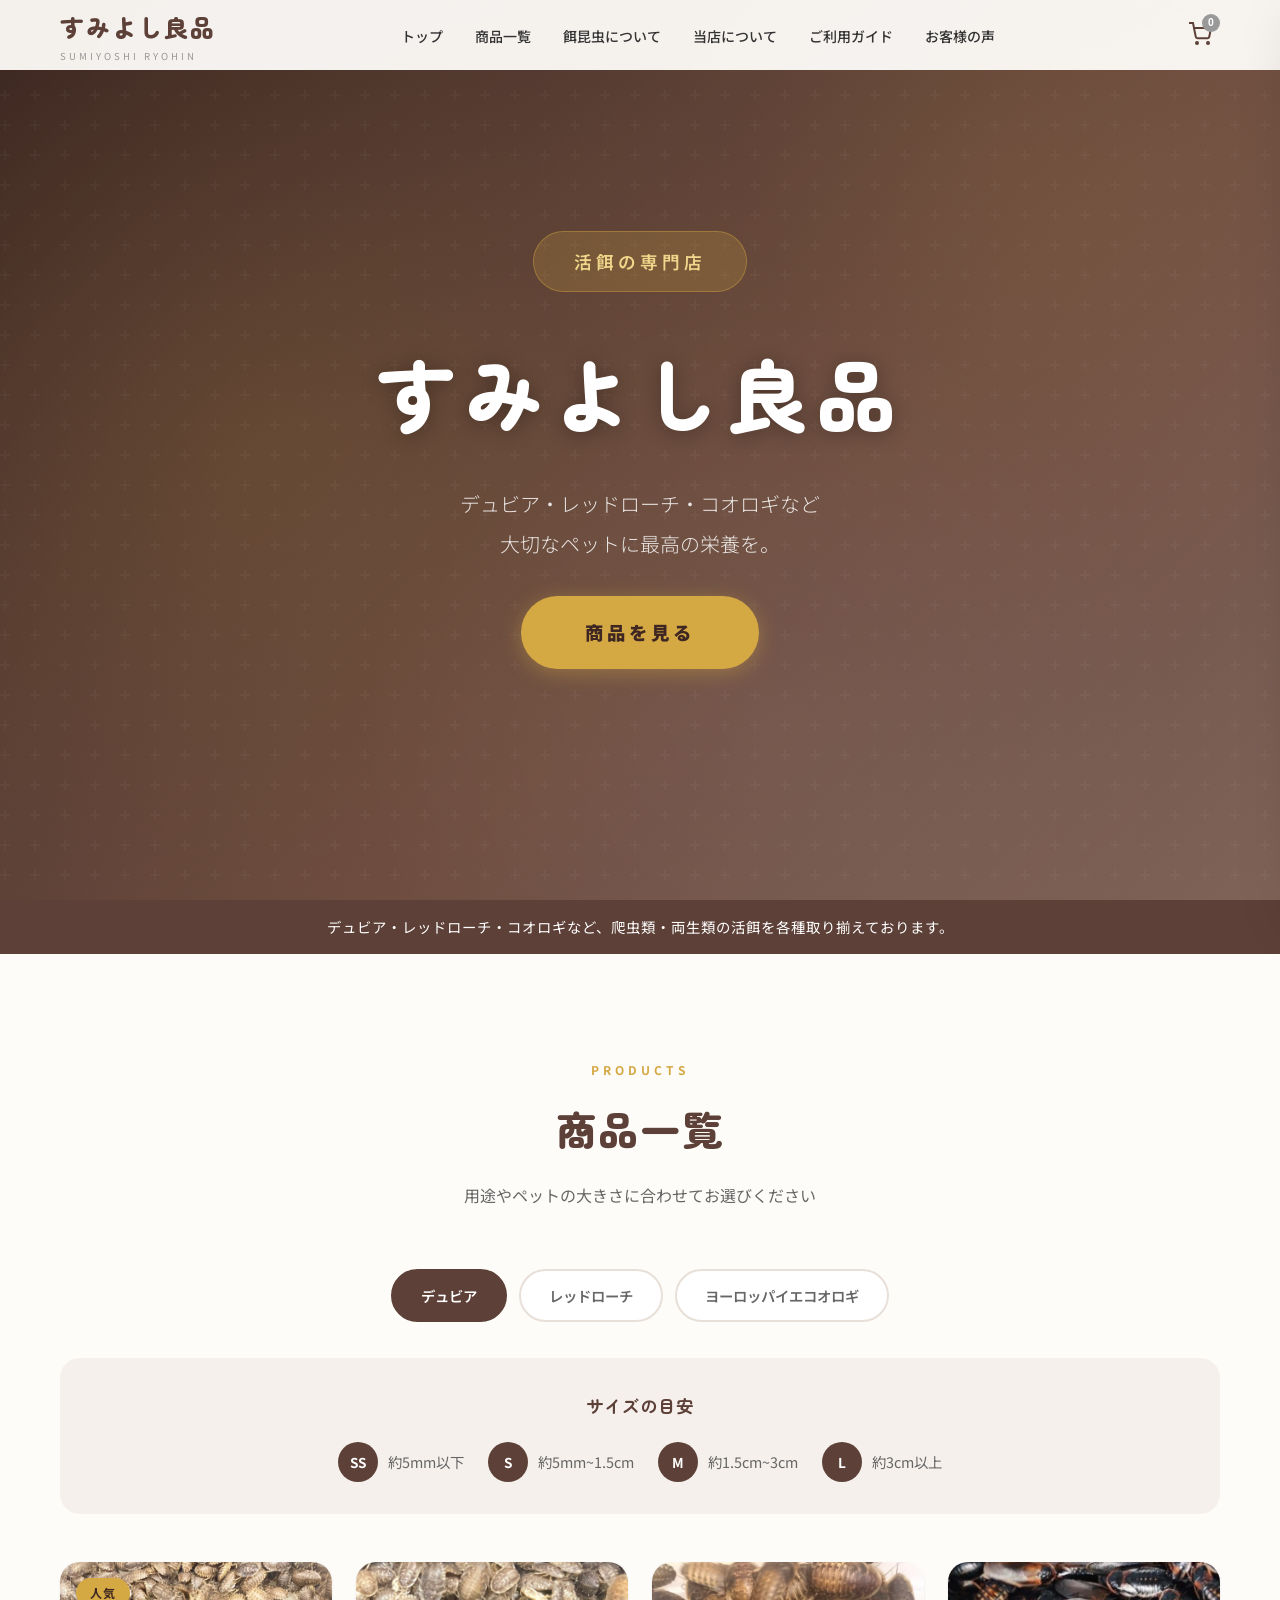
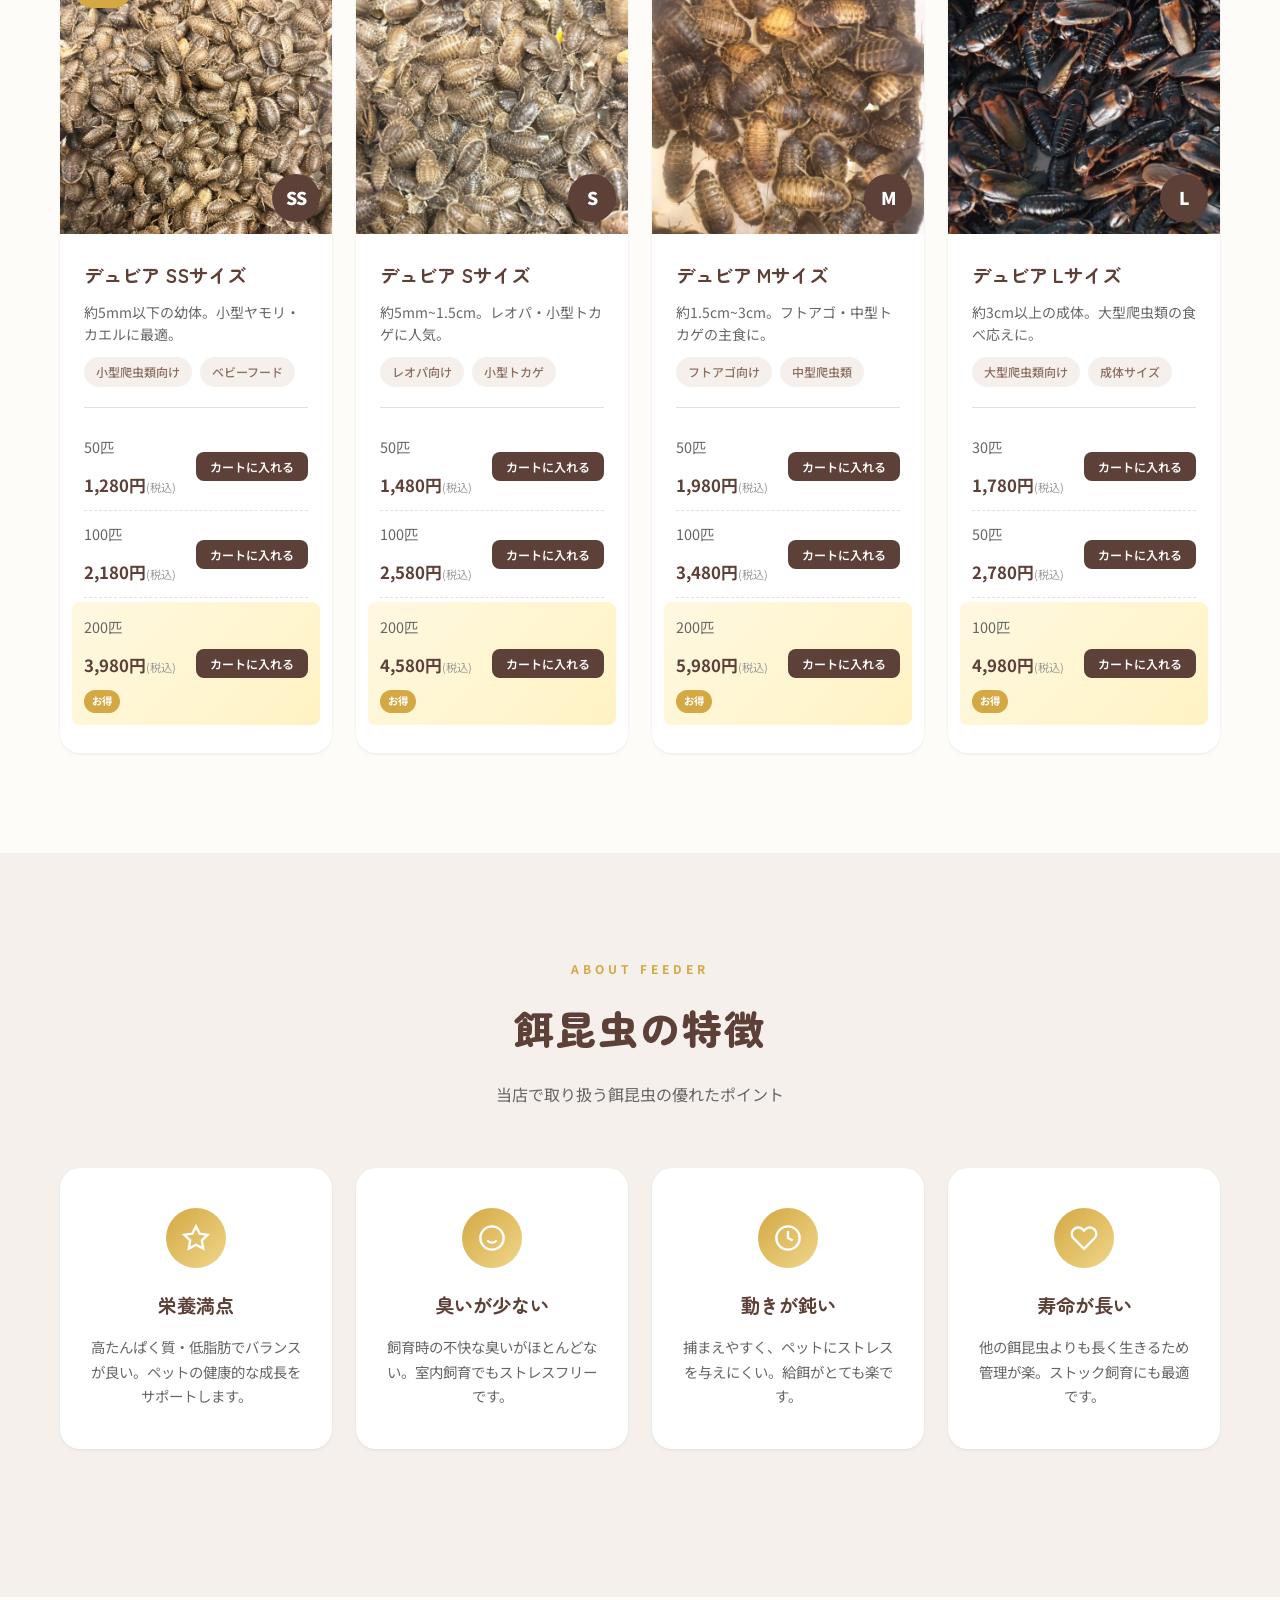
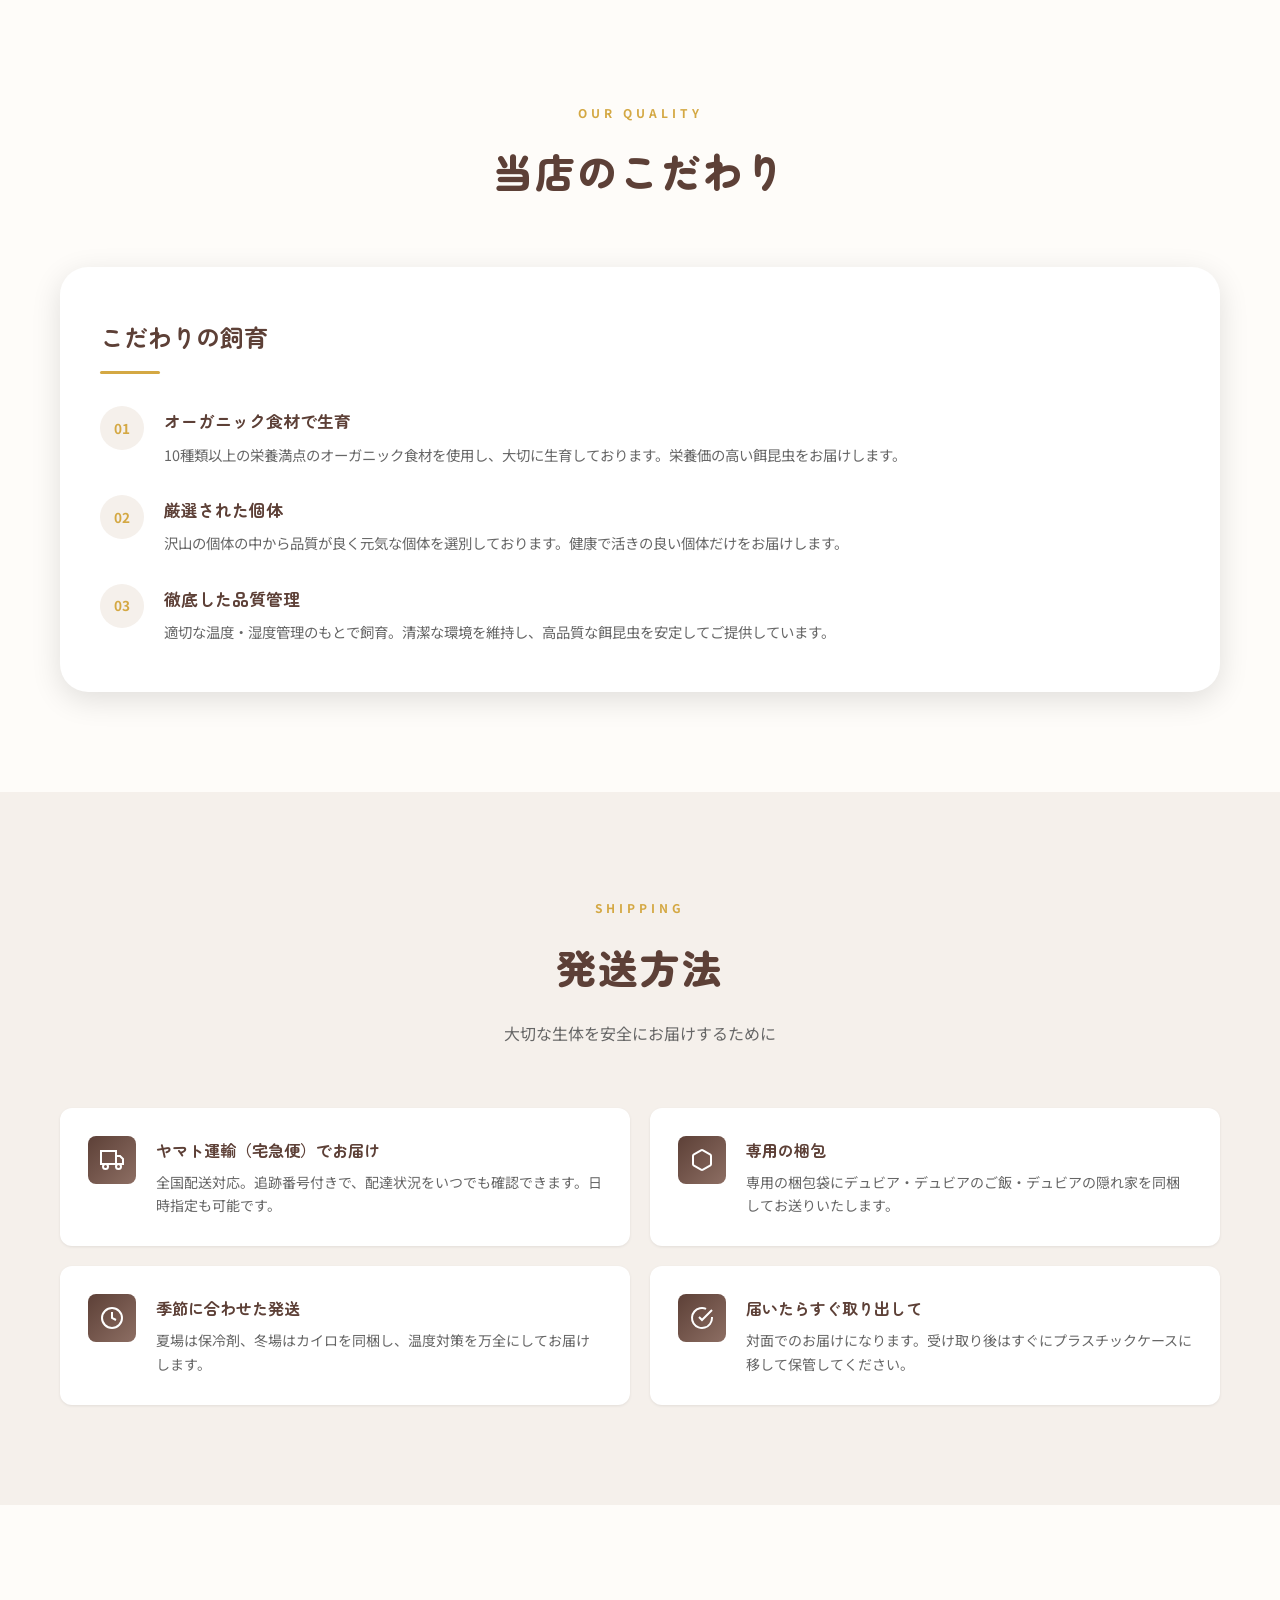
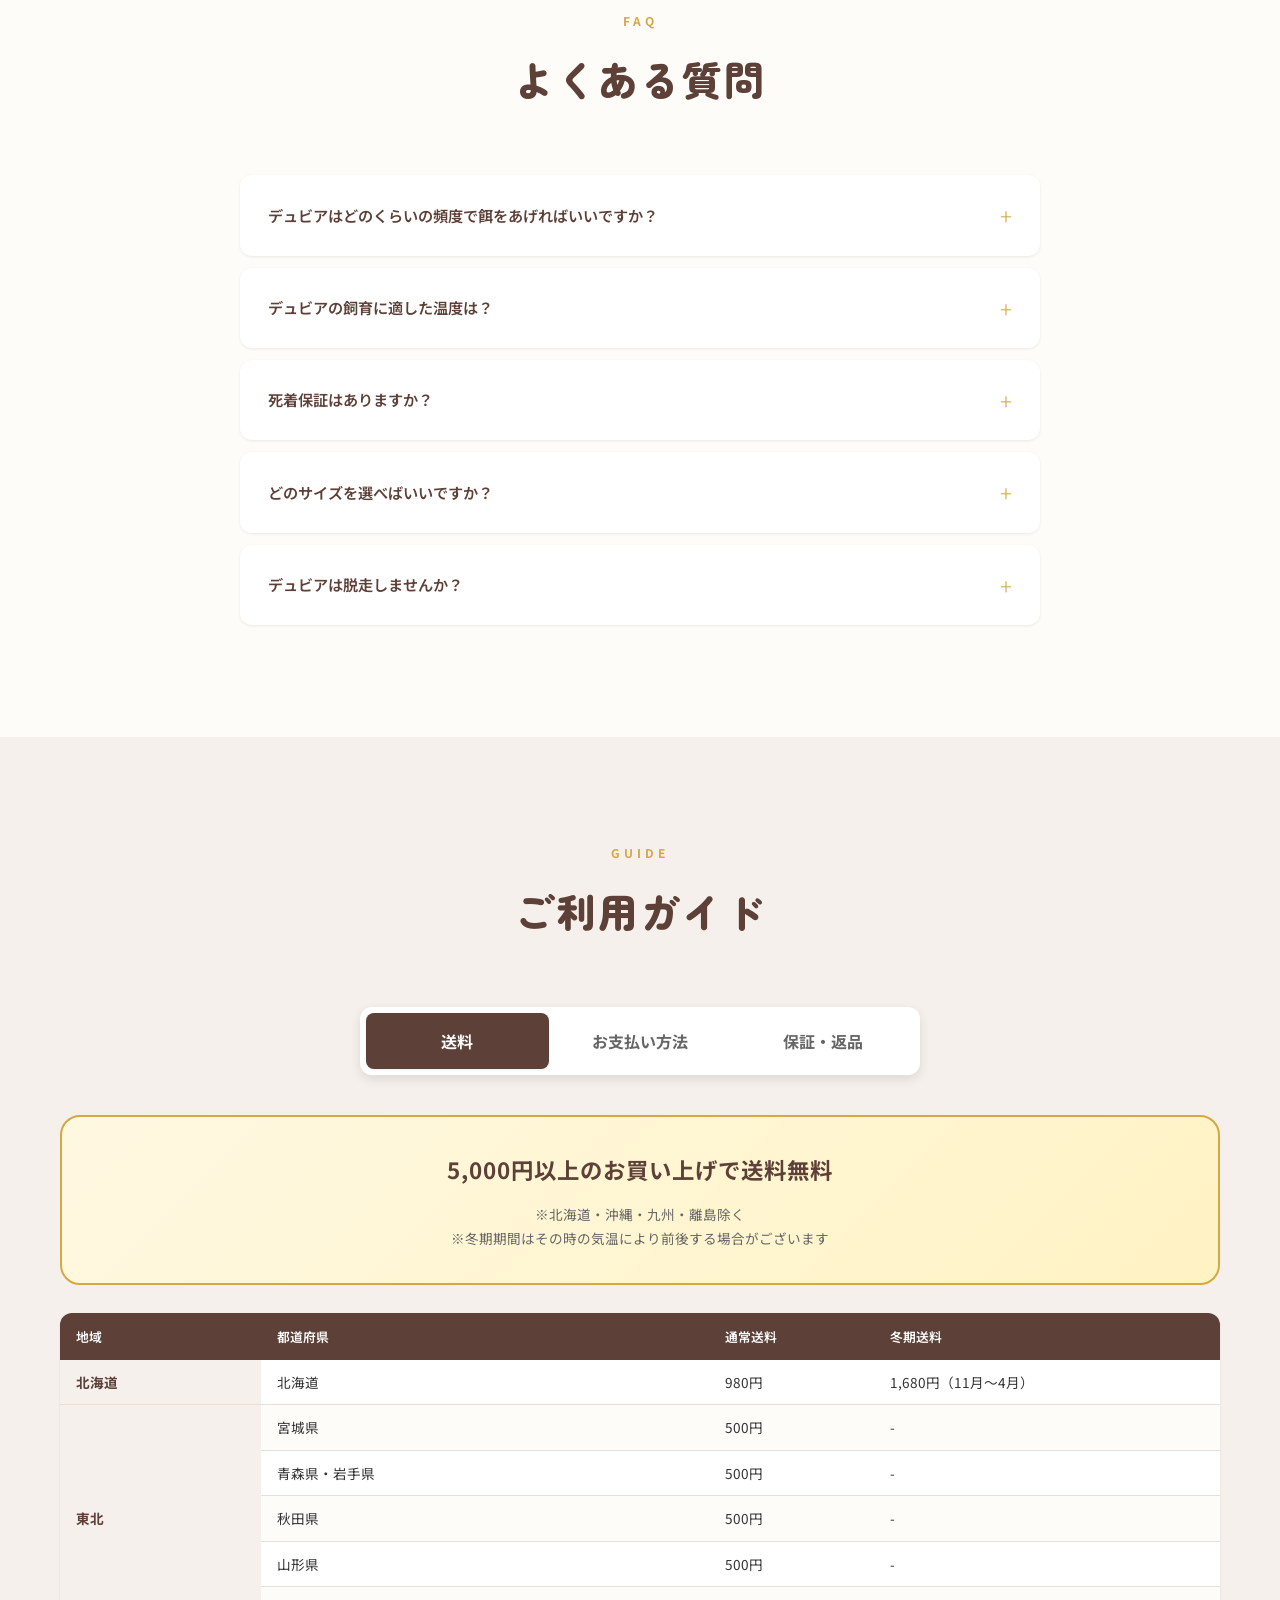
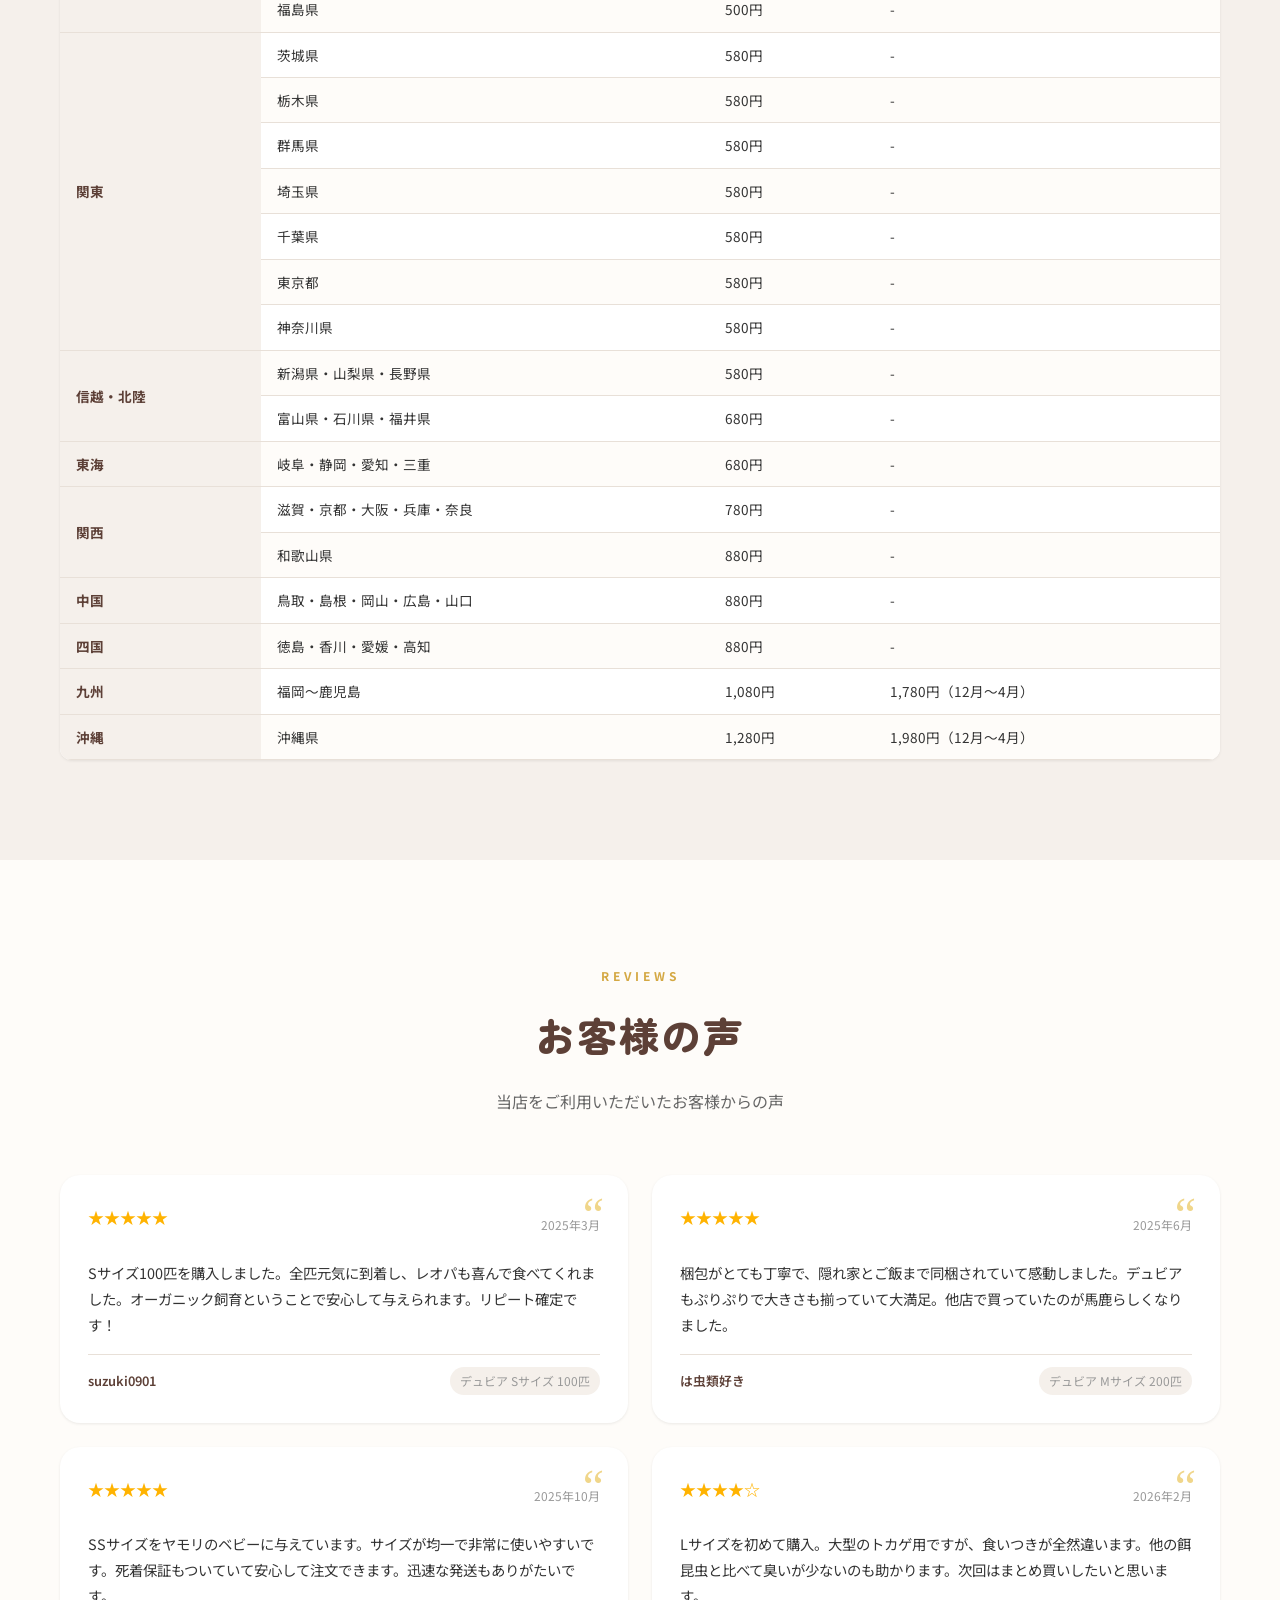
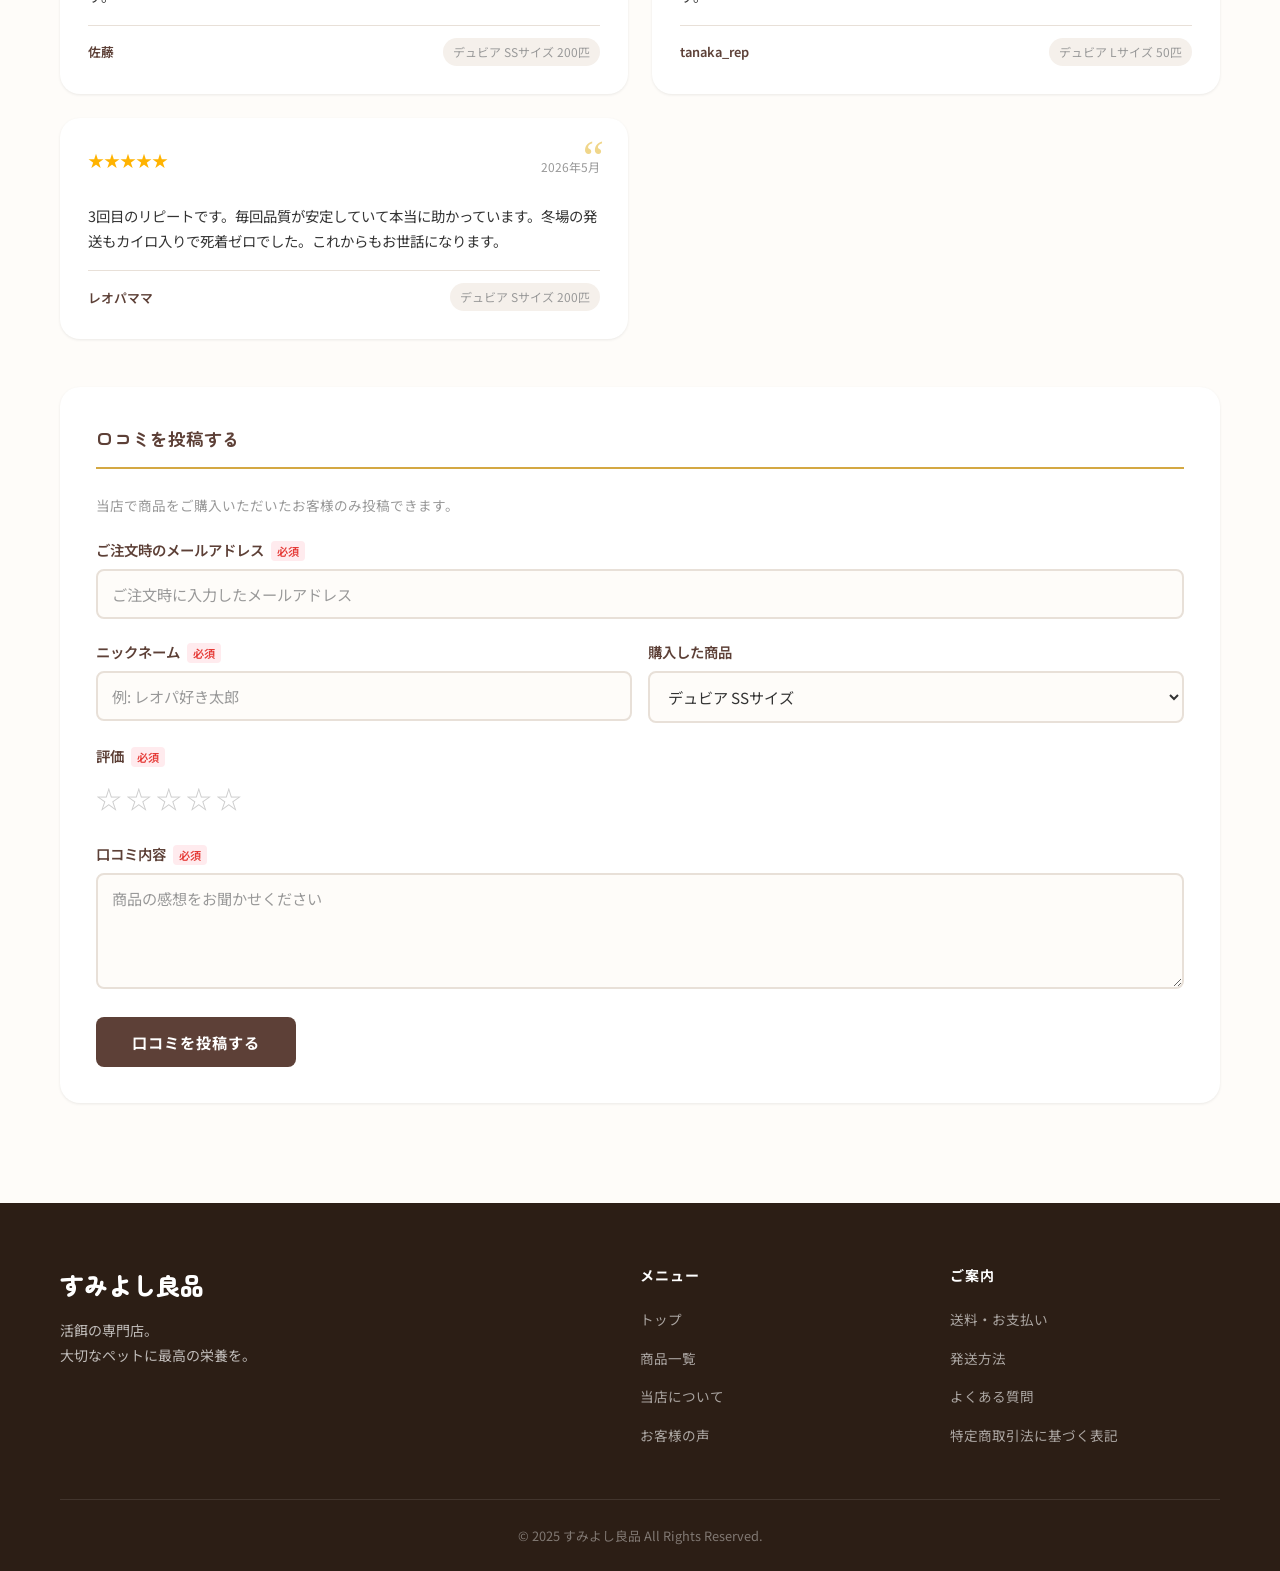
<file: index.html>
<!DOCTYPE html>
<html lang="ja">
<head>
  <meta charset="UTF-8">
  <meta name="viewport" content="width=device-width, initial-scale=1.0">
  <meta name="description" content="すみよし良品 - 活餌の専門店。デュビア・レッドローチ・コオロギなど爬虫類・両生類の餌用昆虫をサイズ別にお届け。オーガニック食材で大切に生育した元気な個体を厳選販売。">
  <title>すみよし良品 | 活餌の専門店</title>
  <!-- OGP -->
  <meta property="og:title" content="すみよし良品 | 活餌の専門店">
  <meta property="og:description" content="デュビア・レッドローチ・コオロギなど活餌の専門店。爬虫類・両生類の餌用昆虫をサイズ別に販売。全国配送対応。">
  <meta property="og:type" content="website">
  <meta property="og:url" content="https://sumikunkawaii-max.github.io/sumiyoshi-ryohin/">
  <meta property="og:image" content="https://sumikunkawaii-max.github.io/sumiyoshi-ryohin/images/ogp.png">
  <meta property="og:site_name" content="すみよし良品">
  <meta property="og:locale" content="ja_JP">
  <meta name="twitter:card" content="summary_large_image">
  <meta name="twitter:title" content="すみよし良品 | 活餌の専門店">
  <meta name="twitter:description" content="デュビア・レッドローチ・コオロギなど活餌の専門店。爬虫類・両生類の餌用昆虫をサイズ別に販売。">
  <!-- ファビコン -->
  <link rel="icon" href="data:image/svg+xml,<svg xmlns='http://www.w3.org/2000/svg' viewBox='0 0 100 100'><rect width='100' height='100' rx='15' fill='%235D4037'/><text x='50' y='68' font-size='50' text-anchor='middle' fill='white' font-family='sans-serif' font-weight='bold'>良</text></svg>">
  <link rel="preconnect" href="https://fonts.googleapis.com">
  <link rel="preconnect" href="https://fonts.gstatic.com" crossorigin>
  <link href="https://fonts.googleapis.com/css2?family=Noto+Sans+JP:wght@300;400;500;700;900&family=Zen+Maru+Gothic:wght@400;500;700;900&display=swap" rel="stylesheet">
  <link rel="stylesheet" href="style.css">
</head>
<body>

  <!-- ヘッダー -->
  <header class="header" id="header">
    <div class="header-inner">
      <div class="logo">
        <a href="#top">
          <span class="logo-main">すみよし良品</span>
          <span class="logo-sub">SUMIYOSHI RYOHIN</span>
        </a>
      </div>
      <button class="hamburger" id="hamburger" aria-label="メニューを開く">
        <span></span>
        <span></span>
        <span></span>
      </button>
      <nav class="nav" id="nav">
        <ul>
          <li><a href="#top">トップ</a></li>
          <li><a href="#products">商品一覧</a></li>
          <li><a href="#merit">餌昆虫について</a></li>
          <li><a href="#about">当店について</a></li>
          <li><a href="#guide">ご利用ガイド</a></li>
          <li><a href="#reviews">お客様の声</a></li>
        </ul>
      </nav>
      <!-- カートボタン（ヘッダー） -->
      <button class="header-cart-btn" id="headerCartBtn" aria-label="カートを開く">
        <svg viewBox="0 0 24 24" fill="none" stroke="currentColor" stroke-width="2"><circle cx="9" cy="21" r="1"/><circle cx="20" cy="21" r="1"/><path d="M1 1H5L7.68 14.39C7.77 14.87 8.02 15.31 8.38 15.64C8.74 15.97 9.2 16.15 9.68 16.15H19.4C19.86 16.15 20.3 15.98 20.65 15.68C21 15.38 21.24 14.97 21.32 14.52L23 6H6"/></svg>
        <span class="cart-count" id="cartCount">0</span>
      </button>
    </div>
  </header>

  <!-- ヒーローセクション -->
  <section class="hero" id="top">
    <div class="hero-overlay"></div>
    <div class="hero-content">
      <p class="hero-badge">活餌の専門店</p>
      <h1 class="hero-title">すみよし良品</h1>
      <p class="hero-subtitle">デュビア・レッドローチ・コオロギなど<br>大切なペットに最高の栄養を。</p>
      <a href="#products" class="btn-primary">商品を見る</a>
    </div>
  </section>

  <!-- お知らせバー -->
  <div class="notice-bar">
    <div class="container">
      <p>デュビア・レッドローチ・コオロギなど、爬虫類・両生類の活餌を各種取り揃えております。</p>
    </div>
  </div>

  <!-- 商品一覧 -->
  <section class="section products" id="products">
    <div class="container">
      <div class="section-header">
        <span class="section-label">PRODUCTS</span>
        <h2 class="section-title">商品一覧</h2>
        <p class="section-desc">用途やペットの大きさに合わせてお選びください</p>
      </div>

      <!-- カテゴリタブ -->
      <div class="product-tabs">
        <button class="product-tab active" data-ptab="ptab-dubia">デュビア</button>
        <button class="product-tab" data-ptab="ptab-redroach">レッドローチ</button>
        <button class="product-tab" data-ptab="ptab-cricket">ヨーロッパイエコオロギ</button>
      </div>

      <!-- デュビアタブ -->
      <div class="product-tab-content active" id="ptab-dubia">

      <div class="size-guide">
        <h3>サイズの目安</h3>
        <div class="size-guide-items">
          <div class="size-guide-item">
            <span class="size-label-simple">SS</span>
            <span class="size-range">約5mm以下</span>
          </div>
          <div class="size-guide-item">
            <span class="size-label-simple">S</span>
            <span class="size-range">約5mm~1.5cm</span>
          </div>
          <div class="size-guide-item">
            <span class="size-label-simple">M</span>
            <span class="size-range">約1.5cm~3cm</span>
          </div>
          <div class="size-guide-item">
            <span class="size-label-simple">L</span>
            <span class="size-range">約3cm以上</span>
          </div>
        </div>
      </div>

      <div class="product-grid">
        <!-- SS -->
        <div class="product-card">
          <div class="product-badge">人気</div>
          <div class="product-image">
            <img src="images/dubia-ss.jpg" alt="デュビア SSサイズ" loading="lazy">
            <div class="product-size-tag ss">SS</div>
          </div>
          <div class="product-info">
            <h3 class="product-name">デュビア SSサイズ</h3>
            <p class="product-desc">約5mm以下の幼体。小型ヤモリ・カエルに最適。</p>
            <div class="product-specs">
              <span>小型爬虫類向け</span>
              <span>ベビーフード</span>
            </div>
            <div class="product-prices">
              <div class="price-option" data-name="デュビア SSサイズ 50匹" data-price="1280">
                <div class="price-option-left">
                  <span class="qty">50匹</span>
                  <span class="price">1,280円<small>(税込)</small></span>
                </div>
                <button class="btn-add-cart" onclick="addToCart('デュビア SSサイズ', '50匹', 1280)">カートに入れる</button>
              </div>
              <div class="price-option" data-name="デュビア SSサイズ 100匹" data-price="2180">
                <div class="price-option-left">
                  <span class="qty">100匹</span>
                  <span class="price">2,180円<small>(税込)</small></span>
                </div>
                <button class="btn-add-cart" onclick="addToCart('デュビア SSサイズ', '100匹', 2180)">カートに入れる</button>
              </div>
              <div class="price-option best" data-name="デュビア SSサイズ 200匹" data-price="3980">
                <div class="price-option-left">
                  <span class="qty">200匹</span>
                  <span class="price">3,980円<small>(税込)</small></span>
                  <span class="price-badge">お得</span>
                </div>
                <button class="btn-add-cart" onclick="addToCart('デュビア SSサイズ', '200匹', 3980)">カートに入れる</button>
              </div>
            </div>
          </div>
        </div>

        <!-- S -->
        <div class="product-card">
          <div class="product-image">
            <img src="images/dubia-s.jpg" alt="デュビア Sサイズ" loading="lazy">
            <div class="product-size-tag s">S</div>
          </div>
          <div class="product-info">
            <h3 class="product-name">デュビア Sサイズ</h3>
            <p class="product-desc">約5mm~1.5cm。レオパ・小型トカゲに人気。</p>
            <div class="product-specs">
              <span>レオパ向け</span>
              <span>小型トカゲ</span>
            </div>
            <div class="product-prices">
              <div class="price-option">
                <div class="price-option-left">
                  <span class="qty">50匹</span>
                  <span class="price">1,480円<small>(税込)</small></span>
                </div>
                <button class="btn-add-cart" onclick="addToCart('デュビア Sサイズ', '50匹', 1480)">カートに入れる</button>
              </div>
              <div class="price-option">
                <div class="price-option-left">
                  <span class="qty">100匹</span>
                  <span class="price">2,580円<small>(税込)</small></span>
                </div>
                <button class="btn-add-cart" onclick="addToCart('デュビア Sサイズ', '100匹', 2580)">カートに入れる</button>
              </div>
              <div class="price-option best">
                <div class="price-option-left">
                  <span class="qty">200匹</span>
                  <span class="price">4,580円<small>(税込)</small></span>
                  <span class="price-badge">お得</span>
                </div>
                <button class="btn-add-cart" onclick="addToCart('デュビア Sサイズ', '200匹', 4580)">カートに入れる</button>
              </div>
            </div>
          </div>
        </div>

        <!-- M -->
        <div class="product-card">
          <div class="product-image">
            <img src="images/dubia-m.jpg" alt="デュビア Mサイズ" loading="lazy">
            <div class="product-size-tag m">M</div>
          </div>
          <div class="product-info">
            <h3 class="product-name">デュビア Mサイズ</h3>
            <p class="product-desc">約1.5cm~3cm。フトアゴ・中型トカゲの主食に。</p>
            <div class="product-specs">
              <span>フトアゴ向け</span>
              <span>中型爬虫類</span>
            </div>
            <div class="product-prices">
              <div class="price-option">
                <div class="price-option-left">
                  <span class="qty">50匹</span>
                  <span class="price">1,980円<small>(税込)</small></span>
                </div>
                <button class="btn-add-cart" onclick="addToCart('デュビア Mサイズ', '50匹', 1980)">カートに入れる</button>
              </div>
              <div class="price-option">
                <div class="price-option-left">
                  <span class="qty">100匹</span>
                  <span class="price">3,480円<small>(税込)</small></span>
                </div>
                <button class="btn-add-cart" onclick="addToCart('デュビア Mサイズ', '100匹', 3480)">カートに入れる</button>
              </div>
              <div class="price-option best">
                <div class="price-option-left">
                  <span class="qty">200匹</span>
                  <span class="price">5,980円<small>(税込)</small></span>
                  <span class="price-badge">お得</span>
                </div>
                <button class="btn-add-cart" onclick="addToCart('デュビア Mサイズ', '200匹', 5980)">カートに入れる</button>
              </div>
            </div>
          </div>
        </div>

        <!-- L -->
        <div class="product-card">
          <div class="product-image">
            <img src="images/dubia-l.jpg" alt="デュビア Lサイズ" loading="lazy">
            <div class="product-size-tag l">L</div>
          </div>
          <div class="product-info">
            <h3 class="product-name">デュビア Lサイズ</h3>
            <p class="product-desc">約3cm以上の成体。大型爬虫類の食べ応えに。</p>
            <div class="product-specs">
              <span>大型爬虫類向け</span>
              <span>成体サイズ</span>
            </div>
            <div class="product-prices">
              <div class="price-option">
                <div class="price-option-left">
                  <span class="qty">30匹</span>
                  <span class="price">1,780円<small>(税込)</small></span>
                </div>
                <button class="btn-add-cart" onclick="addToCart('デュビア Lサイズ', '30匹', 1780)">カートに入れる</button>
              </div>
              <div class="price-option">
                <div class="price-option-left">
                  <span class="qty">50匹</span>
                  <span class="price">2,780円<small>(税込)</small></span>
                </div>
                <button class="btn-add-cart" onclick="addToCart('デュビア Lサイズ', '50匹', 2780)">カートに入れる</button>
              </div>
              <div class="price-option best">
                <div class="price-option-left">
                  <span class="qty">100匹</span>
                  <span class="price">4,980円<small>(税込)</small></span>
                  <span class="price-badge">お得</span>
                </div>
                <button class="btn-add-cart" onclick="addToCart('デュビア Lサイズ', '100匹', 4980)">カートに入れる</button>
              </div>
            </div>
          </div>
        </div>
      </div>
      </div><!-- /ptab-dubia -->

      <!-- レッドローチタブ -->
      <div class="product-tab-content" id="ptab-redroach">
        <div class="coming-soon">
          <div class="coming-soon-icon">
            <svg viewBox="0 0 24 24" fill="none" stroke="currentColor" stroke-width="1.5"><circle cx="12" cy="12" r="10"/><path d="M12 6V12L16 14"/></svg>
          </div>
          <h3>準備中</h3>
          <p>レッドローチは現在準備中です。<br>販売開始しましたらお知らせいたします。</p>
          <div class="coming-soon-features">
            <div class="coming-soon-feature">
              <strong>高い栄養価</strong>
              <span>デュビアと並ぶ高たんぱく餌昆虫</span>
            </div>
            <div class="coming-soon-feature">
              <strong>動きが活発</strong>
              <span>食欲を刺激し、ペットの捕食本能を引き出す</span>
            </div>
            <div class="coming-soon-feature">
              <strong>繁殖力が高い</strong>
              <span>安定した供給が可能</span>
            </div>
          </div>
        </div>
      </div>

      <!-- ヨーロッパイエコオロギタブ -->
      <div class="product-tab-content" id="ptab-cricket">
        <div class="coming-soon">
          <div class="coming-soon-icon">
            <svg viewBox="0 0 24 24" fill="none" stroke="currentColor" stroke-width="1.5"><circle cx="12" cy="12" r="10"/><path d="M12 6V12L16 14"/></svg>
          </div>
          <h3>準備中</h3>
          <p>ヨーロッパイエコオロギは現在準備中です。<br>販売開始しましたらお知らせいたします。</p>
          <div class="coming-soon-features">
            <div class="coming-soon-feature">
              <strong>万能な餌昆虫</strong>
              <span>ほぼ全ての爬虫類・両生類に対応</span>
            </div>
            <div class="coming-soon-feature">
              <strong>サイズ豊富</strong>
              <span>SSからLまで幅広いサイズ展開</span>
            </div>
            <div class="coming-soon-feature">
              <strong>嗜好性が高い</strong>
              <span>多くのペットが好んで食べる</span>
            </div>
          </div>
        </div>
      </div>

    </div>
  </section>

  <!-- 餌昆虫について -->
  <section class="section merit-section" id="merit">
    <div class="container">
      <div class="section-header">
        <span class="section-label">ABOUT FEEDER</span>
        <h2 class="section-title">餌昆虫の特徴</h2>
        <p class="section-desc">当店で取り扱う餌昆虫の優れたポイント</p>
      </div>

      <div class="merit-grid">
        <div class="merit-card">
          <div class="merit-icon">
            <svg viewBox="0 0 24 24" fill="none" stroke="currentColor" stroke-width="2"><path d="M12 2L15.09 8.26L22 9.27L17 14.14L18.18 21.02L12 17.77L5.82 21.02L7 14.14L2 9.27L8.91 8.26L12 2Z"/></svg>
          </div>
          <h3>栄養満点</h3>
          <p>高たんぱく質・低脂肪でバランスが良い。ペットの健康的な成長をサポートします。</p>
        </div>
        <div class="merit-card">
          <div class="merit-icon">
            <svg viewBox="0 0 24 24" fill="none" stroke="currentColor" stroke-width="2"><path d="M12 22C17.5228 22 22 17.5228 22 12C22 6.47715 17.5228 2 12 2C6.47715 2 2 6.47715 2 12C2 17.5228 6.47715 22 12 22Z"/><path d="M8 14C8 14 9.5 16 12 16C14.5 16 16 14 16 14"/><path d="M9 9H9.01"/><path d="M15 9H15.01"/></svg>
          </div>
          <h3>臭いが少ない</h3>
          <p>飼育時の不快な臭いがほとんどない。室内飼育でもストレスフリーです。</p>
        </div>
        <div class="merit-card">
          <div class="merit-icon">
            <svg viewBox="0 0 24 24" fill="none" stroke="currentColor" stroke-width="2"><path d="M12 22C17.5228 22 22 17.5228 22 12C22 6.47715 17.5228 2 12 2C6.47715 2 2 6.47715 2 12C2 17.5228 6.47715 22 12 22Z"/><path d="M12 6V12L16 14"/></svg>
          </div>
          <h3>動きが鈍い</h3>
          <p>捕まえやすく、ペットにストレスを与えにくい。給餌がとても楽です。</p>
        </div>
        <div class="merit-card">
          <div class="merit-icon">
            <svg viewBox="0 0 24 24" fill="none" stroke="currentColor" stroke-width="2"><path d="M20.84 4.61C20.3292 4.099 19.7228 3.69365 19.0554 3.41708C18.3879 3.14052 17.6725 2.99817 16.95 2.99817C16.2275 2.99817 15.5121 3.14052 14.8446 3.41708C14.1772 3.69365 13.5708 4.099 13.06 4.61L12 5.67L10.94 4.61C9.9083 3.57831 8.50903 2.99871 7.05 2.99871C5.59096 2.99871 4.19169 3.57831 3.16 4.61C2.1283 5.64169 1.54871 7.04097 1.54871 8.5C1.54871 9.95903 2.1283 11.3583 3.16 12.39L4.22 13.45L12 21.23L19.78 13.45L20.84 12.39C21.351 11.8792 21.7563 11.2728 22.0329 10.6054C22.3095 9.93789 22.4518 9.22249 22.4518 8.5C22.4518 7.77751 22.3095 7.0621 22.0329 6.39464C21.7563 5.72718 21.351 5.12075 20.84 4.61Z"/></svg>
          </div>
          <h3>寿命が長い</h3>
          <p>他の餌昆虫よりも長く生きるため管理が楽。ストック飼育にも最適です。</p>
        </div>
      </div>

    </div>
  </section>

  <!-- 当店のデュビア -->
  <section class="section about-section" id="about">
    <div class="container">
      <div class="section-header">
        <span class="section-label">OUR QUALITY</span>
        <h2 class="section-title">当店のこだわり</h2>
      </div>

      <div class="about-grid">
        <div class="about-card about-card-full">
          <div class="about-card-content">
            <h3>こだわりの飼育</h3>
            <div class="about-points">
              <div class="about-point">
                <div class="point-number">01</div>
                <div class="point-text">
                  <h4>オーガニック食材で生育</h4>
                  <p>10種類以上の栄養満点のオーガニック食材を使用し、大切に生育しております。栄養価の高い餌昆虫をお届けします。</p>
                </div>
              </div>
              <div class="about-point">
                <div class="point-number">02</div>
                <div class="point-text">
                  <h4>厳選された個体</h4>
                  <p>沢山の個体の中から品質が良く元気な個体を選別しております。健康で活きの良い個体だけをお届けします。</p>
                </div>
              </div>
              <div class="about-point">
                <div class="point-number">03</div>
                <div class="point-text">
                  <h4>徹底した品質管理</h4>
                  <p>適切な温度・湿度管理のもとで飼育。清潔な環境を維持し、高品質な餌昆虫を安定してご提供しています。</p>
                </div>
              </div>
            </div>
          </div>
        </div>
      </div>
    </div>
  </section>

  <!-- 発送方法 -->
  <section class="section shipping-section" id="shipping">
    <div class="container">
      <div class="section-header">
        <span class="section-label">SHIPPING</span>
        <h2 class="section-title">発送方法</h2>
        <p class="section-desc">大切な生体を安全にお届けするために</p>
      </div>

      <div class="shipping-content shipping-content-full">
        <div class="shipping-details">
          <div class="shipping-item">
            <div class="shipping-icon">
              <svg viewBox="0 0 24 24" fill="none" stroke="currentColor" stroke-width="2"><path d="M1 3h15v13H1z"/><path d="M16 8h4l3 3v5h-7V8z"/><circle cx="5.5" cy="18.5" r="2.5"/><circle cx="18.5" cy="18.5" r="2.5"/></svg>
            </div>
            <div>
              <h4>ヤマト運輸（宅急便）でお届け</h4>
              <p>全国配送対応。追跡番号付きで、配達状況をいつでも確認できます。日時指定も可能です。</p>
            </div>
          </div>
          <div class="shipping-item">
            <div class="shipping-icon">
              <svg viewBox="0 0 24 24" fill="none" stroke="currentColor" stroke-width="2"><path d="M21 16V8C20.9996 7.64928 20.9071 7.30481 20.7315 7.00116C20.556 6.69752 20.3037 6.44536 20 6.27L13 2.27C12.696 2.09446 12.3511 2.00205 12 2.00205C11.6489 2.00205 11.304 2.09446 11 2.27L4 6.27C3.69626 6.44536 3.44398 6.69752 3.26846 7.00116C3.09294 7.30481 3.00036 7.64928 3 8V16C3.00036 16.3507 3.09294 16.6952 3.26846 16.9988C3.44398 17.3025 3.69626 17.5546 4 17.73L11 21.73C11.304 21.9055 11.6489 21.998 12 21.998C12.3511 21.998 12.696 21.9055 13 21.73L20 17.73C20.3037 17.5546 20.556 17.3025 20.7315 16.9988C20.9071 16.6952 20.9996 16.3507 21 16Z"/></svg>
            </div>
            <div>
              <h4>専用の梱包</h4>
              <p>専用の梱包袋にデュビア・デュビアのご飯・デュビアの隠れ家を同梱してお送りいたします。</p>
            </div>
          </div>
          <div class="shipping-item">
            <div class="shipping-icon">
              <svg viewBox="0 0 24 24" fill="none" stroke="currentColor" stroke-width="2"><path d="M12 22C17.5228 22 22 17.5228 22 12C22 6.47715 17.5228 2 12 2C6.47715 2 2 6.47715 2 12C2 17.5228 6.47715 22 12 22Z"/><path d="M12 6V12L16 14"/></svg>
            </div>
            <div>
              <h4>季節に合わせた発送</h4>
              <p>夏場は保冷剤、冬場はカイロを同梱し、温度対策を万全にしてお届けします。</p>
            </div>
          </div>
          <div class="shipping-item">
            <div class="shipping-icon">
              <svg viewBox="0 0 24 24" fill="none" stroke="currentColor" stroke-width="2"><path d="M22 11.08V12C21.9988 14.1564 21.3005 16.2547 20.0093 17.9818C18.7182 19.709 16.9033 20.9725 14.8354 21.5839C12.7674 22.1953 10.5573 22.1219 8.53447 21.3746C6.51168 20.6273 4.78465 19.2461 3.61096 17.4371C2.43727 15.628 1.87979 13.4881 2.02168 11.3363C2.16356 9.18457 2.99721 7.13633 4.39828 5.49707C5.79935 3.85782 7.69278 2.71538 9.79619 2.24015C11.8996 1.76491 14.1003 1.98234 16.07 2.86"/><path d="M22 4L12 14.01L9 11.01"/></svg>
            </div>
            <div>
              <h4>届いたらすぐ取り出して</h4>
              <p>対面でのお届けになります。受け取り後はすぐにプラスチックケースに移して保管してください。</p>
            </div>
          </div>
        </div>
      </div>
    </div>
  </section>

  <!-- よくある質問 -->
  <section class="section faq-section" id="faq">
    <div class="container">
      <div class="section-header">
        <span class="section-label">FAQ</span>
        <h2 class="section-title">よくある質問</h2>
      </div>

      <div class="faq-list">
        <details class="faq-item">
          <summary>デュビアはどのくらいの頻度で餌をあげればいいですか？</summary>
          <p>2~3日に1回程度、野菜くずやラビットフードを与えてください。水分は野菜から摂取しますので、水入れは不要です。</p>
        </details>
        <details class="faq-item">
          <summary>デュビアの飼育に適した温度は？</summary>
          <p>25~30度が理想的です。冬場はパネルヒーターなどで保温してください。20度以下になると活動が鈍り、繁殖も止まります。</p>
        </details>
        <details class="faq-item">
          <summary>死着保証はありますか？</summary>
          <p>はい。到着時に死着があった場合は、到着日中にご連絡ください。写真確認の上、補償対応いたします。</p>
        </details>
        <details class="faq-item">
          <summary>どのサイズを選べばいいですか？</summary>
          <p>ペットの頭の幅より小さいサイズが目安です。レオパのベビーにはSS~S、アダルトにはS~M、フトアゴにはM~Lがおすすめです。</p>
        </details>
        <details class="faq-item">
          <summary>デュビアは脱走しませんか？</summary>
          <p>デュビアはツルツルした面を登れないため、プラスチックケースで飼育すれば脱走の心配はありません。蓋があるとより安心です。</p>
        </details>
      </div>
    </div>
  </section>

  <!-- ========================================
       ご利用ガイド（送料・お支払い・保証）
       ======================================== -->
  <section class="section guide-section" id="guide">
    <div class="container">
      <div class="section-header">
        <span class="section-label">GUIDE</span>
        <h2 class="section-title">ご利用ガイド</h2>
      </div>

      <div class="guide-tabs">
        <button class="guide-tab active" data-tab="tab-shipping">送料</button>
        <button class="guide-tab" data-tab="tab-payment">お支払い方法</button>
        <button class="guide-tab" data-tab="tab-guarantee">保証・返品</button>
      </div>

      <!-- 送料タブ -->
      <div class="guide-content active" id="tab-shipping">
        <div class="guide-notice">
          <div class="guide-notice-highlight">
            <strong>5,000円以上のお買い上げで送料無料</strong>
            <p>※北海道・沖縄・九州・離島除く<br>※冬期期間はその時の気温により前後する場合がございます</p>
          </div>
        </div>

        <div class="shipping-table-wrap">
          <table class="shipping-table">
            <thead>
              <tr><th>地域</th><th>都道府県</th><th>通常送料</th><th>冬期送料</th></tr>
            </thead>
            <tbody>
              <tr class="area-header"><td rowspan="1">北海道</td><td>北海道</td><td>980円</td><td>1,680円（11月〜4月）</td></tr>
              <tr class="area-header"><td rowspan="5">東北</td><td>宮城県</td><td>500円</td><td>-</td></tr>
              <tr><td>青森県・岩手県</td><td>500円</td><td>-</td></tr>
              <tr><td>秋田県</td><td>500円</td><td>-</td></tr>
              <tr><td>山形県</td><td>500円</td><td>-</td></tr>
              <tr><td>福島県</td><td>500円</td><td>-</td></tr>
              <tr class="area-header"><td rowspan="7">関東</td><td>茨城県</td><td>580円</td><td>-</td></tr>
              <tr><td>栃木県</td><td>580円</td><td>-</td></tr>
              <tr><td>群馬県</td><td>580円</td><td>-</td></tr>
              <tr><td>埼玉県</td><td>580円</td><td>-</td></tr>
              <tr><td>千葉県</td><td>580円</td><td>-</td></tr>
              <tr><td>東京都</td><td>580円</td><td>-</td></tr>
              <tr><td>神奈川県</td><td>580円</td><td>-</td></tr>
              <tr class="area-header"><td rowspan="2">信越・北陸</td><td>新潟県・山梨県・長野県</td><td>580円</td><td>-</td></tr>
              <tr><td>富山県・石川県・福井県</td><td>680円</td><td>-</td></tr>
              <tr class="area-header"><td rowspan="1">東海</td><td>岐阜・静岡・愛知・三重</td><td>680円</td><td>-</td></tr>
              <tr class="area-header"><td rowspan="2">関西</td><td>滋賀・京都・大阪・兵庫・奈良</td><td>780円</td><td>-</td></tr>
              <tr><td>和歌山県</td><td>880円</td><td>-</td></tr>
              <tr class="area-header"><td rowspan="1">中国</td><td>鳥取・島根・岡山・広島・山口</td><td>880円</td><td>-</td></tr>
              <tr class="area-header"><td rowspan="1">四国</td><td>徳島・香川・愛媛・高知</td><td>880円</td><td>-</td></tr>
              <tr class="area-header"><td rowspan="1">九州</td><td>福岡〜鹿児島</td><td>1,080円</td><td>1,780円（12月〜4月）</td></tr>
              <tr class="area-header"><td rowspan="1">沖縄</td><td>沖縄県</td><td>1,280円</td><td>1,980円（12月〜4月）</td></tr>
            </tbody>
          </table>
        </div>
      </div>

      <!-- お支払い方法タブ -->
      <div class="guide-content" id="tab-payment">
        <div class="payment-methods">
          <div class="payment-method-card">
            <div class="payment-method-icon">
              <svg viewBox="0 0 24 24" fill="none" stroke="currentColor" stroke-width="2"><rect x="1" y="4" width="22" height="16" rx="2" ry="2"/><line x1="1" y1="10" x2="23" y2="10"/></svg>
            </div>
            <div>
              <h4>クレジットカード払い</h4>
              <p>VISA・master・JCB・AMEX・Diners Clubがご利用いただけます。</p>
              <div class="card-brands">
                <span>VISA</span><span>master</span><span>JCB</span><span>AMEX</span><span>Diners</span>
              </div>
            </div>
          </div>
          <div class="payment-method-card">
            <div class="payment-method-icon">
              <svg viewBox="0 0 24 24" fill="none" stroke="currentColor" stroke-width="2"><path d="M21 16V8C20.9996 7.64928 20.9071 7.30481 20.7315 7.00116C20.556 6.69752 20.3037 6.44536 20 6.27L13 2.27C12.696 2.09446 12.3511 2.00205 12 2.00205C11.6489 2.00205 11.304 2.09446 11 2.27L4 6.27C3.69626 6.44536 3.44398 6.69752 3.26846 7.00116C3.09294 7.30481 3.00036 7.64928 3 8V16C3.00036 16.3507 3.09294 16.6952 3.26846 16.9988C3.44398 17.3025 3.69626 17.5546 4 17.73L11 21.73C11.304 21.9055 11.6489 21.998 12 21.998C12.3511 21.998 12.696 21.9055 13 21.73L20 17.73C20.3037 17.5546 20.556 17.3025 20.7315 16.9988C20.9071 16.6952 20.9996 16.3507 21 16Z"/></svg>
            </div>
            <div>
              <h4>代引き（後払い）</h4>
              <p>別途代引き手数料がかかります。商品到着時にお支払いください。</p>
            </div>
          </div>
          <div class="payment-method-card">
            <div class="payment-method-icon">
              <svg viewBox="0 0 24 24" fill="none" stroke="currentColor" stroke-width="2"><path d="M12 1v22"/><path d="M17 5H9.5a3.5 3.5 0 0 0 0 7h5a3.5 3.5 0 0 1 0 7H6"/></svg>
            </div>
            <div>
              <h4>銀行振り込み（先払い）</h4>
              <p>ご注文後1週間以内のお振り込みをお願いします。お振り込みが確認できない場合はキャンセル扱いとなります。振り込み手数料はお客様ご負担でお願いします。</p>
            </div>
          </div>
        </div>
      </div>

      <!-- 保証・返品タブ -->
      <div class="guide-content" id="tab-guarantee">
        <div class="guarantee-list">
          <div class="guarantee-item">
            <h4>死着保証</h4>
            <p>配送時にご購入の匹数の<strong>10%分多く</strong>死着保障分として発送しております。</p>
            <p class="guarantee-example">例：100匹ご購入の場合は死着保障分10匹追加の110匹を発送</p>
            <p>到着時に<strong>半数以上が死着</strong>だった場合は返金対応いたします。お手数ですが到着日中に写真を添えてお問い合わせください。</p>
            <p class="guarantee-note">※7月・8月・9月は気温の影響により死着保証の返金対象外とさせていただきます。</p>
          </div>
          <div class="guarantee-item">
            <h4>返品について</h4>
            <p>取り扱っている商品の特性上、返品を承ることができません。予めご了承下さい。</p>
          </div>
          <div class="guarantee-item">
            <h4>キャンセルについて</h4>
            <p>商品発送前であれば、キャンセルが可能です。銀行振り込みでのお支払いは、注文後7日以内に入金が確認できませんと、自動的にキャンセル扱いになります。</p>
          </div>
        </div>
      </div>
    </div>
  </section>

  <!-- お客様の声 -->
  <section class="section reviews-section" id="reviews">
    <div class="container">
      <div class="section-header">
        <span class="section-label">REVIEWS</span>
        <h2 class="section-title">お客様の声</h2>
        <p class="section-desc">当店をご利用いただいたお客様からの声</p>
      </div>

      <div class="reviews-grid" id="reviewsList">
        <div class="review-card">
          <div class="review-header">
            <div class="review-stars"><span>★</span><span>★</span><span>★</span><span>★</span><span>★</span></div>
            <span class="review-date">2025年3月</span>
          </div>
          <p class="review-text">Sサイズ100匹を購入しました。全匹元気に到着し、レオパも喜んで食べてくれました。オーガニック飼育ということで安心して与えられます。リピート確定です！</p>
          <div class="review-meta">
            <span class="review-author">suzuki0901</span>
            <span class="review-product">デュビア Sサイズ 100匹</span>
          </div>
        </div>
        <div class="review-card">
          <div class="review-header">
            <div class="review-stars"><span>★</span><span>★</span><span>★</span><span>★</span><span>★</span></div>
            <span class="review-date">2025年6月</span>
          </div>
          <p class="review-text">梱包がとても丁寧で、隠れ家とご飯まで同梱されていて感動しました。デュビアもぷりぷりで大きさも揃っていて大満足。他店で買っていたのが馬鹿らしくなりました。</p>
          <div class="review-meta">
            <span class="review-author">は虫類好き</span>
            <span class="review-product">デュビア Mサイズ 200匹</span>
          </div>
        </div>
        <div class="review-card">
          <div class="review-header">
            <div class="review-stars"><span>★</span><span>★</span><span>★</span><span>★</span><span>★</span></div>
            <span class="review-date">2025年10月</span>
          </div>
          <p class="review-text">SSサイズをヤモリのベビーに与えています。サイズが均一で非常に使いやすいです。死着保証もついていて安心して注文できます。迅速な発送もありがたいです。</p>
          <div class="review-meta">
            <span class="review-author">佐藤</span>
            <span class="review-product">デュビア SSサイズ 200匹</span>
          </div>
        </div>
        <div class="review-card">
          <div class="review-header">
            <div class="review-stars"><span>★</span><span>★</span><span>★</span><span>★</span><span>☆</span></div>
            <span class="review-date">2026年2月</span>
          </div>
          <p class="review-text">Lサイズを初めて購入。大型のトカゲ用ですが、食いつきが全然違います。他の餌昆虫と比べて臭いが少ないのも助かります。次回はまとめ買いしたいと思います。</p>
          <div class="review-meta">
            <span class="review-author">tanaka_rep</span>
            <span class="review-product">デュビア Lサイズ 50匹</span>
          </div>
        </div>
        <div class="review-card">
          <div class="review-header">
            <div class="review-stars"><span>★</span><span>★</span><span>★</span><span>★</span><span>★</span></div>
            <span class="review-date">2026年5月</span>
          </div>
          <p class="review-text">3回目のリピートです。毎回品質が安定していて本当に助かっています。冬場の発送もカイロ入りで死着ゼロでした。これからもお世話になります。</p>
          <div class="review-meta">
            <span class="review-author">レオパママ</span>
            <span class="review-product">デュビア Sサイズ 200匹</span>
          </div>
        </div>
      </div>

      <!-- 口コミ投稿フォーム -->
      <div class="review-form-wrap">
        <h3 class="review-form-title">口コミを投稿する</h3>
        <p class="review-form-note">当店で商品をご購入いただいたお客様のみ投稿できます。</p>
        <form id="reviewForm" class="review-form">
          <div class="form-group">
            <label for="revOrderEmail">ご注文時のメールアドレス <span class="required">必須</span></label>
            <input type="email" id="revOrderEmail" required placeholder="ご注文時に入力したメールアドレス">
          </div>
          <div class="form-row">
            <div class="form-group">
              <label for="revName">ニックネーム <span class="required">必須</span></label>
              <input type="text" id="revName" required placeholder="例: レオパ好き太郎">
            </div>
            <div class="form-group">
              <label for="revProduct">購入した商品</label>
              <select id="revProduct">
                <option value="デュビア SSサイズ">デュビア SSサイズ</option>
                <option value="デュビア Sサイズ">デュビア Sサイズ</option>
                <option value="デュビア Mサイズ">デュビア Mサイズ</option>
                <option value="デュビア Lサイズ">デュビア Lサイズ</option>
                <option value="その他">その他</option>
              </select>
            </div>
          </div>
          <div class="form-group">
            <label>評価 <span class="required">必須</span></label>
            <div class="star-rating" id="starRating">
              <span data-value="1">☆</span>
              <span data-value="2">☆</span>
              <span data-value="3">☆</span>
              <span data-value="4">☆</span>
              <span data-value="5">☆</span>
            </div>
          </div>
          <div class="form-group">
            <label for="revText">口コミ内容 <span class="required">必須</span></label>
            <textarea id="revText" rows="4" required placeholder="商品の感想をお聞かせください"></textarea>
          </div>
          <button type="submit" class="btn-review-submit">口コミを投稿する</button>
        </form>
      </div>
    </div>
  </section>

  <!-- フッター -->
  <footer class="footer">
    <div class="container">
      <div class="footer-content">
        <div class="footer-brand">
          <div class="footer-logo">すみよし良品</div>
          <p class="footer-desc">活餌の専門店。<br>大切なペットに最高の栄養を。</p>
        </div>
        <div class="footer-links">
          <h4>メニュー</h4>
          <ul>
            <li><a href="#top">トップ</a></li>
            <li><a href="#products">商品一覧</a></li>
            <li><a href="#about">当店について</a></li>
            <li><a href="#reviews">お客様の声</a></li>
          </ul>
        </div>
        <div class="footer-links">
          <h4>ご案内</h4>
          <ul>
            <li><a href="#guide">送料・お支払い</a></li>
            <li><a href="#shipping">発送方法</a></li>
            <li><a href="#faq">よくある質問</a></li>
            <li><a href="tokushoho.html">特定商取引法に基づく表記</a></li>
          </ul>
        </div>
      </div>
      <div class="footer-bottom">
        <p>&copy; 2025 すみよし良品 All Rights Reserved.</p>
      </div>
    </div>
  </footer>

  <!-- ========================================
       カートサイドパネル
       ======================================== -->
  <div class="cart-overlay" id="cartOverlay"></div>
  <div class="cart-panel" id="cartPanel">
    <div class="cart-panel-header">
      <h3>ショッピングカート</h3>
      <button class="cart-close" id="cartClose" aria-label="カートを閉じる">
        <svg viewBox="0 0 24 24" fill="none" stroke="currentColor" stroke-width="2"><path d="M18 6L6 18"/><path d="M6 6L18 18"/></svg>
      </button>
    </div>

    <div class="cart-items" id="cartItems">
      <!-- カートが空の場合 -->
      <div class="cart-empty" id="cartEmpty">
        <svg viewBox="0 0 24 24" fill="none" stroke="currentColor" stroke-width="1.5"><circle cx="9" cy="21" r="1"/><circle cx="20" cy="21" r="1"/><path d="M1 1H5L7.68 14.39C7.77 14.87 8.02 15.31 8.38 15.64C8.74 15.97 9.2 16.15 9.68 16.15H19.4C19.86 16.15 20.3 15.98 20.65 15.68C21 15.38 21.24 14.97 21.32 14.52L23 6H6"/></svg>
        <p>カートに商品がありません</p>
      </div>
    </div>

    <div class="cart-footer" id="cartFooter" style="display:none;">
      <div class="cart-total">
        <span>合計（税込）</span>
        <span class="cart-total-price" id="cartTotalPrice">0円</span>
      </div>
      <button class="btn-checkout" id="btnCheckout">注文手続きへ進む</button>
      <button class="btn-continue" onclick="closeCart()">買い物を続ける</button>
    </div>
  </div>

  <!-- ========================================
       注文フォームモーダル
       ======================================== -->
  <div class="modal-overlay" id="modalOverlay"></div>
  <div class="modal" id="orderModal">
    <div class="modal-header">
      <h3>ご注文内容の確認</h3>
      <button class="modal-close" id="modalClose" aria-label="閉じる">
        <svg viewBox="0 0 24 24" fill="none" stroke="currentColor" stroke-width="2"><path d="M18 6L6 18"/><path d="M6 6L18 18"/></svg>
      </button>
    </div>

    <div class="modal-body">
      <!-- 注文内容の表示 -->
      <div class="order-summary" id="orderSummary"></div>

      <!-- 注文フォーム -->
      <form id="orderForm" action="https://formsubmit.co/sumiyoshiryouhin@gmail.com" method="POST">
        <!-- FormSubmit設定 -->
        <input type="hidden" name="_subject" value="【すみよし良品】新しいご注文が入りました">
        <input type="hidden" name="_captcha" value="false">
        <input type="hidden" name="_template" value="table">
        <input type="hidden" name="_next" id="formNext" value="">
        <input type="hidden" name="注文内容" id="orderDetails" value="">

        <h4 class="form-section-title">お客様情報</h4>

        <div class="form-group">
          <label for="orderName">お名前 <span class="required">必須</span></label>
          <input type="text" id="orderName" name="お名前" required placeholder="山田 太郎">
        </div>

        <div class="form-row">
          <div class="form-group">
            <label for="orderEmail">メールアドレス <span class="required">必須</span></label>
            <input type="email" id="orderEmail" name="メールアドレス" required placeholder="example@email.com">
          </div>
          <div class="form-group">
            <label for="orderPhone">電話番号</label>
            <input type="tel" id="orderPhone" name="電話番号" placeholder="090-1234-5678">
          </div>
        </div>

        <div class="form-group">
          <label for="orderZip">郵便番号 <span class="required">必須</span></label>
          <div class="zip-row">
            <input type="text" id="orderZip" name="郵便番号" required placeholder="123-4567" pattern="\d{3}-?\d{4}" maxlength="8">
            <button type="button" class="btn-zip-search" id="btnZipSearch">住所検索</button>
          </div>
          <p class="zip-hint" id="zipHint"></p>
        </div>

        <div class="form-group">
          <label for="orderAddress">ご住所 <span class="required">必須</span></label>
          <input type="text" id="orderAddress" name="ご住所" required placeholder="郵便番号を入力すると自動で入ります">
        </div>

        <div class="form-group">
          <label for="orderAddress2">建物名・部屋番号</label>
          <input type="text" id="orderAddress2" name="建物名" placeholder="マンション名 101号室など">
        </div>

        <div class="form-group">
          <label for="orderPayment">お支払い方法 <span class="required">必須</span></label>
          <select id="orderPayment" name="お支払い方法" required>
            <option value="">選択してください</option>
            <option value="クレジットカード">クレジットカード（VISA/master/JCB/AMEX/Diners）</option>
            <option value="代引き">代引き（後払い）</option>
            <option value="銀行振込">銀行振り込み（先払い）</option>
          </select>
          <p class="payment-hint" id="paymentHint"></p>
        </div>

        <div class="form-row">
          <div class="form-group">
            <label for="orderDate">配達希望日</label>
            <input type="date" id="orderDate" name="配達希望日" min="">
          </div>
          <div class="form-group">
            <label for="orderTime">配達時間帯</label>
            <select id="orderTime" name="配達時間帯">
              <option value="指定なし">指定なし</option>
              <option value="午前中">午前中</option>
              <option value="14時〜16時">14時〜16時</option>
              <option value="16時〜18時">16時〜18時</option>
              <option value="18時〜20時">18時〜20時</option>
              <option value="19時〜21時">19時〜21時</option>
            </select>
          </div>
        </div>

        <div class="form-group">
          <label for="orderNote">備考・ご要望</label>
          <textarea id="orderNote" name="備考" rows="3" placeholder="その他ご要望があればご記入ください"></textarea>
        </div>

        <div class="order-notice">
          <p>ご注文後、確認メールをお送りいたします。お支払い確認後、1~3営業日以内に発送いたします。</p>
        </div>

        <button type="submit" class="btn-order">注文を確定する</button>
      </form>
    </div>
  </div>

  <!-- カートに追加した時の通知 -->
  <div class="toast" id="toast">
    <svg viewBox="0 0 24 24" fill="none" stroke="currentColor" stroke-width="2"><path d="M22 11.08V12C21.9988 14.1564 21.3005 16.2547 20.0093 17.9818C18.7182 19.709 16.9033 20.9725 14.8354 21.5839C12.7674 22.1953 10.5573 22.1219 8.53447 21.3746C6.51168 20.6273 4.78465 19.2461 3.61096 17.4371C2.43727 15.628 1.87979 13.4881 2.02168 11.3363C2.16356 9.18457 2.99721 7.13633 4.39828 5.49707C5.79935 3.85782 7.69278 2.71538 9.79619 2.24015C11.8996 1.76491 14.1003 1.98234 16.07 2.86"/><path d="M22 4L12 14.01L9 11.01"/></svg>
    <span id="toastMessage">カートに追加しました</span>
  </div>

  <!-- トップに戻るボタン -->
  <button class="scroll-top" id="scrollTop" aria-label="トップに戻る">
    <svg viewBox="0 0 24 24" fill="none" stroke="currentColor" stroke-width="2"><path d="M18 15L12 9L6 15"/></svg>
  </button>

  <script>
    // =============================================
    // カートシステム
    // =============================================
    let cart = [];

    // カートに追加
    function addToCart(name, qty, price) {
      // 同じ商品があれば数量を増やす
      const key = name + ' ' + qty;
      const existing = cart.find(item => item.key === key);
      if (existing) {
        existing.count += 1;
      } else {
        cart.push({ key: key, name: name, qty: qty, price: price, count: 1 });
      }
      updateCartUI();
      showToast(name + ' ' + qty + ' をカートに追加しました');
    }

    // カートから削除
    function removeFromCart(index) {
      cart.splice(index, 1);
      updateCartUI();
    }

    // カート数量変更
    function updateCount(index, delta) {
      cart[index].count += delta;
      if (cart[index].count <= 0) {
        cart.splice(index, 1);
      }
      updateCartUI();
    }

    // カートUI更新
    function updateCartUI() {
      const totalItems = cart.reduce((sum, item) => sum + item.count, 0);
      const totalPrice = cart.reduce((sum, item) => sum + (item.price * item.count), 0);

      // ヘッダーのカート数
      document.getElementById('cartCount').textContent = totalItems;
      document.getElementById('cartCount').classList.toggle('has-items', totalItems > 0);

      // カートパネル内容
      const cartItemsEl = document.getElementById('cartItems');
      const cartEmptyEl = document.getElementById('cartEmpty');
      const cartFooterEl = document.getElementById('cartFooter');

      if (cart.length === 0) {
        cartEmptyEl.style.display = 'flex';
        cartFooterEl.style.display = 'none';
        // カートアイテムの表示をクリア（空メッセージ以外）
        const items = cartItemsEl.querySelectorAll('.cart-item');
        items.forEach(item => item.remove());
      } else {
        cartEmptyEl.style.display = 'none';
        cartFooterEl.style.display = 'block';

        // アイテムを再描画
        const items = cartItemsEl.querySelectorAll('.cart-item');
        items.forEach(item => item.remove());

        cart.forEach((item, index) => {
          const div = document.createElement('div');
          div.className = 'cart-item';
          div.innerHTML =
            '<div class="cart-item-info">' +
              '<div class="cart-item-name">' + item.name + '</div>' +
              '<div class="cart-item-qty">' + item.qty + '</div>' +
              '<div class="cart-item-price">' + (item.price * item.count).toLocaleString() + '円</div>' +
            '</div>' +
            '<div class="cart-item-actions">' +
              '<div class="qty-control">' +
                '<button onclick="updateCount(' + index + ', -1)" aria-label="減らす">-</button>' +
                '<span>' + item.count + '</span>' +
                '<button onclick="updateCount(' + index + ', 1)" aria-label="増やす">+</button>' +
              '</div>' +
              '<button class="cart-item-remove" onclick="removeFromCart(' + index + ')" aria-label="削除">' +
                '<svg viewBox="0 0 24 24" fill="none" stroke="currentColor" stroke-width="2"><path d="M3 6H5H21"/><path d="M8 6V4C8 3.46957 8.21071 2.96086 8.58579 2.58579C8.96086 2.21071 9.46957 2 10 2H14C14.5304 2 15.0391 2.21071 15.4142 2.58579C15.7893 2.96086 16 3.46957 16 4V6M19 6V20C19 20.5304 18.7893 21.0391 18.4142 21.4142C18.0391 21.7893 17.5304 22 17 22H7C6.46957 22 5.96086 21.7893 5.58579 21.4142C5.21071 21.0391 5 20.5304 5 20V6H19Z"/></svg>' +
              '</button>' +
            '</div>';
          cartItemsEl.appendChild(div);
        });

        document.getElementById('cartTotalPrice').textContent = totalPrice.toLocaleString() + '円';
      }
    }

    // カートを開く/閉じる
    function openCart() {
      document.getElementById('cartPanel').classList.add('open');
      document.getElementById('cartOverlay').classList.add('open');
      document.body.style.overflow = 'hidden';
    }

    function closeCart() {
      document.getElementById('cartPanel').classList.remove('open');
      document.getElementById('cartOverlay').classList.remove('open');
      document.body.style.overflow = '';
    }

    // トースト通知
    function showToast(message) {
      const toast = document.getElementById('toast');
      document.getElementById('toastMessage').textContent = message;
      toast.classList.add('show');
      setTimeout(() => toast.classList.remove('show'), 2500);
    }

    // イベントリスナー
    document.getElementById('headerCartBtn').addEventListener('click', openCart);
    document.getElementById('cartClose').addEventListener('click', closeCart);
    document.getElementById('cartOverlay').addEventListener('click', closeCart);

    // =============================================
    // 注文フォームモーダル
    // =============================================
    function openOrderModal() {
      closeCart();
      detectedPrefecture = '';
      renderOrderSummary();

      document.getElementById('orderModal').classList.add('open');
      document.getElementById('modalOverlay').classList.add('open');
      document.body.style.overflow = 'hidden';
    }

    function renderOrderSummary() {
      const summaryEl = document.getElementById('orderSummary');
      let summaryHTML = '<h4 class="form-section-title">ご注文内容</h4><div class="order-items-list">';
      let orderText = '';
      let subtotal = 0;

      cart.forEach(item => {
        const itemTotal = item.price * item.count;
        subtotal += itemTotal;
        summaryHTML +=
          '<div class="order-item-row">' +
            '<span class="order-item-name">' + item.name + ' ' + item.qty + (item.count > 1 ? ' x' + item.count : '') + '</span>' +
            '<span class="order-item-price">' + itemTotal.toLocaleString() + '円</span>' +
          '</div>';
        orderText += item.name + ' ' + item.qty + ' x' + item.count + ' = ' + itemTotal.toLocaleString() + '円\n';
      });

      // 送料計算
      let shippingFee = null;
      let shippingText = '';
      if (detectedPrefecture) {
        shippingFee = getShippingFee(detectedPrefecture, subtotal);
        if (shippingFee !== null) {
          if (shippingFee === 0) {
            shippingText = '無料';
          } else {
            shippingText = shippingFee.toLocaleString() + '円';
          }
          summaryHTML +=
            '<div class="order-item-row order-shipping-row">' +
              '<span class="order-item-name">送料（' + detectedPrefecture + '）</span>' +
              '<span class="order-item-price">' + shippingText + '</span>' +
            '</div>';
          orderText += '送料（' + detectedPrefecture + '）: ' + shippingText + '\n';
        }
      } else {
        summaryHTML +=
          '<div class="order-item-row order-shipping-row">' +
            '<span class="order-item-name">送料</span>' +
            '<span class="order-item-price order-shipping-pending">住所入力後に計算</span>' +
          '</div>';
      }

      const grandTotal = subtotal + (shippingFee || 0);
      summaryHTML +=
        '<div class="order-total-row">' +
          '<span>合計（税込・送料込）</span>' +
          '<span class="order-total-price">' + grandTotal.toLocaleString() + '円</span>' +
        '</div></div>';
      orderText += '---\n合計: ' + grandTotal.toLocaleString() + '円（税込・送料込）';

      summaryEl.innerHTML = summaryHTML;
      document.getElementById('orderDetails').value = orderText;

      // 現在のページURLをサンクスページに設定
      const currentUrl = window.location.href.split('#')[0];
      document.getElementById('formNext').value = currentUrl + '?ordered=true';
    }

    function closeOrderModal() {
      document.getElementById('orderModal').classList.remove('open');
      document.getElementById('modalOverlay').classList.remove('open');
      document.body.style.overflow = '';
    }

    document.getElementById('btnCheckout').addEventListener('click', openOrderModal);
    document.getElementById('modalClose').addEventListener('click', closeOrderModal);
    document.getElementById('modalOverlay').addEventListener('click', closeOrderModal);

    // =============================================
    // 郵便番号 → 住所自動入力
    // =============================================
    function handleZipResult(data) {
      const hint = document.getElementById('zipHint');
      if (data.results) {
        const r = data.results[0];
        const address = r.address1 + r.address2 + r.address3;
        document.getElementById('orderAddress').value = address;
        hint.textContent = '住所を自動入力しました';
        hint.className = 'zip-hint zip-success';
        // 都道府県を検出して送料を再計算
        detectedPrefecture = extractPrefecture(address);
        renderOrderSummary();
        // 建物名の入力欄にフォーカス
        document.getElementById('orderAddress2').focus();
      } else {
        hint.textContent = '該当する住所が見つかりませんでした';
        hint.className = 'zip-hint zip-error';
      }
    }
    // グローバルに公開（JSONP用）
    window.handleZipResult = handleZipResult;

    function searchZip() {
      const zipInput = document.getElementById('orderZip');
      const zip = zipInput.value.replace(/[^0-9]/g, '');
      const hint = document.getElementById('zipHint');

      if (zip.length !== 7) {
        hint.textContent = '郵便番号は7桁で入力してください';
        hint.className = 'zip-hint zip-error';
        return;
      }

      hint.textContent = '検索中...';
      hint.className = 'zip-hint';

      const script = document.createElement('script');
      script.src = 'https://zipcloud.ibsnet.co.jp/api/search?zipcode=' + zip + '&callback=handleZipResult';
      document.body.appendChild(script);
      script.onload = function() { document.body.removeChild(script); };
      script.onerror = function() {
        hint.textContent = '検索に失敗しました。手動で入力してください';
        hint.className = 'zip-hint zip-error';
        document.body.removeChild(script);
      };
    }

    document.getElementById('btnZipSearch').addEventListener('click', searchZip);

    // 郵便番号入力時に自動でハイフン挿入 & 7桁で自動検索
    document.getElementById('orderZip').addEventListener('input', function() {
      let val = this.value.replace(/[^0-9]/g, '');
      if (val.length > 3) {
        val = val.slice(0, 3) + '-' + val.slice(3, 7);
      }
      this.value = val;
      if (val.replace('-', '').length === 7) {
        searchZip();
      }
    });

    // =============================================
    // 送料計算
    // =============================================
    // 宮城県発の送料（ヤマト運輸 宅急便）
    const SHIPPING_RATES = {
      '北海道': { normal: 980, winter: 1680, winterMonths: [11,12,1,2,3,4], noFreeShipping: true },
      '青森県': { normal: 500 }, '岩手県': { normal: 500 }, '宮城県': { normal: 500 },
      '秋田県': { normal: 500 }, '山形県': { normal: 500 }, '福島県': { normal: 500 },
      '茨城県': { normal: 580 }, '栃木県': { normal: 580 }, '群馬県': { normal: 580 },
      '埼玉県': { normal: 580 }, '千葉県': { normal: 580 }, '東京都': { normal: 580 },
      '神奈川県': { normal: 580 },
      '新潟県': { normal: 580 }, '山梨県': { normal: 580 }, '長野県': { normal: 580 },
      '富山県': { normal: 680 }, '石川県': { normal: 680 }, '福井県': { normal: 680 },
      '岐阜県': { normal: 680 }, '静岡県': { normal: 680 }, '愛知県': { normal: 680 },
      '三重県': { normal: 680 },
      '滋賀県': { normal: 780 }, '京都府': { normal: 780 }, '大阪府': { normal: 780 },
      '兵庫県': { normal: 780 }, '奈良県': { normal: 780 }, '和歌山県': { normal: 880 },
      '鳥取県': { normal: 880 }, '島根県': { normal: 880 }, '岡山県': { normal: 880 },
      '広島県': { normal: 880 }, '山口県': { normal: 880 },
      '徳島県': { normal: 880 }, '香川県': { normal: 880 }, '愛媛県': { normal: 880 },
      '高知県': { normal: 880 },
      '福岡県': { normal: 1080, winter: 1780, winterMonths: [12,1,2,3,4], noFreeShipping: true },
      '佐賀県': { normal: 1080, winter: 1780, winterMonths: [12,1,2,3,4], noFreeShipping: true },
      '長崎県': { normal: 1080, winter: 1780, winterMonths: [12,1,2,3,4], noFreeShipping: true },
      '熊本県': { normal: 1080, winter: 1780, winterMonths: [12,1,2,3,4], noFreeShipping: true },
      '大分県': { normal: 1080, winter: 1780, winterMonths: [12,1,2,3,4], noFreeShipping: true },
      '宮崎県': { normal: 1080, winter: 1780, winterMonths: [12,1,2,3,4], noFreeShipping: true },
      '鹿児島県': { normal: 1080, winter: 1780, winterMonths: [12,1,2,3,4], noFreeShipping: true },
      '沖縄県': { normal: 1280, winter: 1980, winterMonths: [12,1,2,3,4], noFreeShipping: true }
    };

    let detectedPrefecture = '';

    function getShippingFee(prefecture, subtotal) {
      const rate = SHIPPING_RATES[prefecture];
      if (!rate) return null;

      const month = new Date().getMonth() + 1;
      let fee = rate.normal;
      if (rate.winter && rate.winterMonths && rate.winterMonths.includes(month)) {
        fee = rate.winter;
      }

      // 5000円以上で送料無料（対象外地域を除く）
      if (subtotal >= 5000 && !rate.noFreeShipping) {
        fee = 0;
      }

      return fee;
    }

    function extractPrefecture(address) {
      const match = address.match(/^(北海道|東京都|大阪府|京都府|.{2,3}県)/);
      return match ? match[1] : '';
    }

    // =============================================
    // 支払い方法の選択で案内を表示
    // =============================================
    document.getElementById('orderPayment').addEventListener('change', function() {
      const hint = document.getElementById('paymentHint');
      switch (this.value) {
        case 'クレジットカード':
          hint.textContent = 'ご注文確定後、カード決済用のリンクをメールでお送りいたします。';
          hint.className = 'payment-hint payment-info';
          break;
        case '代引き':
          hint.textContent = '商品到着時に配送員へお支払いください。別途代引き手数料がかかります。';
          hint.className = 'payment-hint payment-info';
          break;
        case '銀行振込':
          hint.textContent = 'ご注文確定後、振込先をメールでお送りいたします。1週間以内のお振込をお願いします。';
          hint.className = 'payment-hint payment-info';
          break;
        default:
          hint.textContent = '';
          hint.className = 'payment-hint';
      }
    });

    // =============================================
    // ご利用ガイド タブ切替
    // =============================================
    document.querySelectorAll('.guide-tab').forEach(tab => {
      tab.addEventListener('click', function() {
        document.querySelectorAll('.guide-tab').forEach(t => t.classList.remove('active'));
        document.querySelectorAll('.guide-content').forEach(c => c.classList.remove('active'));
        this.classList.add('active');
        document.getElementById(this.dataset.tab).classList.add('active');
      });
    });

    // 注文完了後のリダイレクト確認
    if (window.location.search.includes('ordered=true')) {
      cart = [];
      updateCartUI();
      setTimeout(() => {
        showToast('ご注文ありがとうございます。確認メールをお送りいたします。');
      }, 500);
      // URLからパラメータを消す
      window.history.replaceState({}, document.title, window.location.pathname);
    }

    // =============================================
    // ハンバーガーメニュー
    // =============================================
    const hamburger = document.getElementById('hamburger');
    const nav = document.getElementById('nav');
    hamburger.addEventListener('click', () => {
      hamburger.classList.toggle('active');
      nav.classList.toggle('active');
    });

    document.querySelectorAll('.nav a').forEach(link => {
      link.addEventListener('click', () => {
        hamburger.classList.remove('active');
        nav.classList.remove('active');
      });
    });

    // =============================================
    // ヘッダーのスクロール制御
    // =============================================
    const header = document.getElementById('header');
    window.addEventListener('scroll', () => {
      if (window.pageYOffset > 100) {
        header.classList.add('scrolled');
      } else {
        header.classList.remove('scrolled');
      }
    });

    // スクロールトップボタン
    const scrollTopBtn = document.getElementById('scrollTop');
    window.addEventListener('scroll', () => {
      if (window.pageYOffset > 500) {
        scrollTopBtn.classList.add('visible');
      } else {
        scrollTopBtn.classList.remove('visible');
      }
    });
    scrollTopBtn.addEventListener('click', () => {
      window.scrollTo({ top: 0, behavior: 'smooth' });
    });

    // スムーススクロール
    document.querySelectorAll('a[href^="#"]').forEach(anchor => {
      anchor.addEventListener('click', function(e) {
        e.preventDefault();
        const target = document.querySelector(this.getAttribute('href'));
        if (target) {
          const headerHeight = header.offsetHeight;
          const targetPosition = target.getBoundingClientRect().top + window.pageYOffset - headerHeight;
          window.scrollTo({ top: targetPosition, behavior: 'smooth' });
        }
      });
    });

    // スクロールアニメーション
    const observer = new IntersectionObserver((entries) => {
      entries.forEach(entry => {
        if (entry.isIntersecting) {
          entry.target.classList.add('animate-in');
          observer.unobserve(entry.target);
        }
      });
    }, { threshold: 0.1, rootMargin: '0px 0px -50px 0px' });

    // =============================================
    // 口コミ投稿
    // =============================================
    let selectedRating = 0;

    document.querySelectorAll('#starRating span').forEach(star => {
      star.addEventListener('click', function() {
        selectedRating = parseInt(this.dataset.value);
        document.querySelectorAll('#starRating span').forEach((s, i) => {
          s.textContent = i < selectedRating ? '★' : '☆';
          s.classList.toggle('active', i < selectedRating);
        });
      });
      star.addEventListener('mouseenter', function() {
        const val = parseInt(this.dataset.value);
        document.querySelectorAll('#starRating span').forEach((s, i) => {
          s.textContent = i < val ? '★' : '☆';
        });
      });
      star.addEventListener('mouseleave', function() {
        document.querySelectorAll('#starRating span').forEach((s, i) => {
          s.textContent = i < selectedRating ? '★' : '☆';
        });
      });
    });

    document.getElementById('reviewForm').addEventListener('submit', function(e) {
      e.preventDefault();
      if (selectedRating === 0) {
        showToast('評価を選択してください');
        return;
      }
      const email = document.getElementById('revOrderEmail').value;
      const name = document.getElementById('revName').value;
      const product = document.getElementById('revProduct').value;
      const text = document.getElementById('revText').value;

      // Formsubmitで店舗に口コミ内容を送信（購入者確認用）
      const formData = new FormData();
      formData.append('メールアドレス', email);
      formData.append('ニックネーム', name);
      formData.append('商品', product);
      formData.append('評価', selectedRating + '点');
      formData.append('口コミ内容', text);
      formData.append('_subject', '【すみよし良品】新しい口コミが投稿されました');
      formData.append('_captcha', 'false');
      formData.append('_template', 'table');

      fetch('https://formsubmit.co/ajax/sumiyoshiryouhin@gmail.com', {
        method: 'POST',
        body: formData
      });

      // 画面に即時表示
      const today = new Date();
      const dateStr = today.getFullYear() + '年' + (today.getMonth() + 1) + '月';
      const stars = Array.from({length: 5}, (_, i) =>
        '<span>' + (i < selectedRating ? '★' : '☆') + '</span>'
      ).join('');

      const card = document.createElement('div');
      card.className = 'review-card animate-in';
      card.innerHTML =
        '<div class="review-header">' +
          '<div class="review-stars">' + stars + '</div>' +
          '<span class="review-date">' + dateStr + '</span>' +
        '</div>' +
        '<p class="review-text">' + text.replace(/</g, '&lt;').replace(/>/g, '&gt;') + '</p>' +
        '<div class="review-meta">' +
          '<span class="review-author">' + name.replace(/</g, '&lt;').replace(/>/g, '&gt;') + '</span>' +
          '<span class="review-product">' + product + '</span>' +
        '</div>';

      document.getElementById('reviewsList').prepend(card);
      this.reset();
      selectedRating = 0;
      document.querySelectorAll('#starRating span').forEach(s => {
        s.textContent = '☆';
        s.classList.remove('active');
      });
      showToast('口コミを投稿しました。確認後に掲載いたします。');
    });

    // =============================================
    // 商品カテゴリタブ
    // =============================================
    document.querySelectorAll('.product-tab').forEach(tab => {
      tab.addEventListener('click', function() {
        document.querySelectorAll('.product-tab').forEach(t => t.classList.remove('active'));
        document.querySelectorAll('.product-tab-content').forEach(c => c.classList.remove('active'));
        this.classList.add('active');
        document.getElementById(this.dataset.ptab).classList.add('active');
      });
    });

    // 配達希望日の最小値を3日後に設定
    const dateInput = document.getElementById('orderDate');
    if (dateInput) {
      const minDate = new Date();
      minDate.setDate(minDate.getDate() + 3);
      dateInput.min = minDate.toISOString().split('T')[0];
    }

    document.querySelectorAll('.product-card, .merit-card, .about-point, .shipping-item, .faq-item').forEach(el => {
      el.classList.add('animate-target');
      observer.observe(el);
    });
  </script>

</body>
</html>
</file>
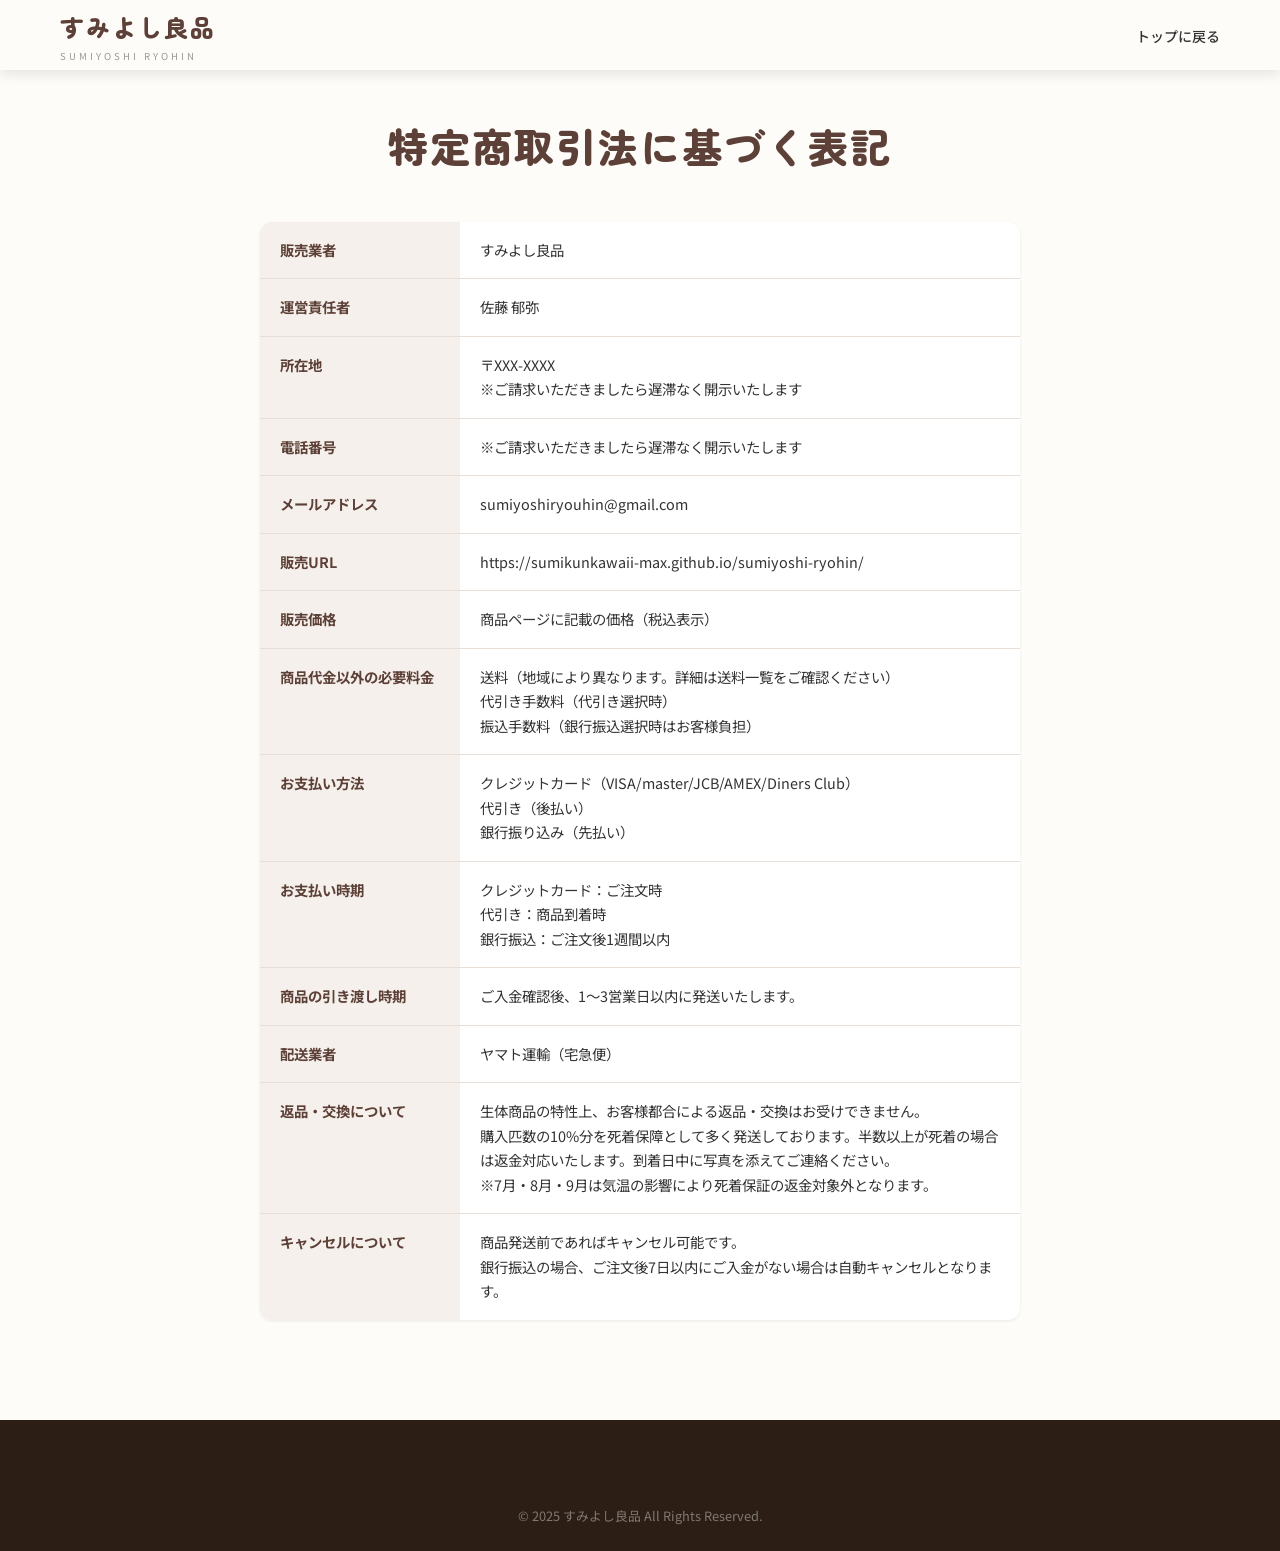
<file: tokushoho.html>
<!DOCTYPE html>
<html lang="ja">
<head>
  <meta charset="UTF-8">
  <meta name="viewport" content="width=device-width, initial-scale=1.0">
  <title>特定商取引法に基づく表記 | すみよし良品</title>
  <link rel="preconnect" href="https://fonts.googleapis.com">
  <link rel="preconnect" href="https://fonts.gstatic.com" crossorigin>
  <link href="https://fonts.googleapis.com/css2?family=Noto+Sans+JP:wght@300;400;500;700;900&family=Zen+Maru+Gothic:wght@400;500;700;900&display=swap" rel="stylesheet">
  <link rel="stylesheet" href="style.css">
  <link rel="icon" href="data:image/svg+xml,<svg xmlns='http://www.w3.org/2000/svg' viewBox='0 0 100 100'><rect width='100' height='100' rx='15' fill='%235D4037'/><text x='50' y='68' font-size='50' text-anchor='middle' fill='white' font-family='sans-serif' font-weight='bold'>良</text></svg>">
</head>
<body>

  <header class="header scrolled" style="position:relative;">
    <div class="header-inner">
      <div class="logo">
        <a href="index.html">
          <span class="logo-main">すみよし良品</span>
          <span class="logo-sub">SUMIYOSHI RYOHIN</span>
        </a>
      </div>
      <nav class="nav" style="display:flex;">
        <ul>
          <li><a href="index.html">トップに戻る</a></li>
        </ul>
      </nav>
    </div>
  </header>

  <section class="section" style="padding-top:40px;">
    <div class="container" style="max-width:800px;">
      <h1 class="section-title" style="text-align:center;margin-bottom:40px;">特定商取引法に基づく表記</h1>

      <table class="legal-table">
        <tr>
          <th>販売業者</th>
          <td>すみよし良品</td>
        </tr>
        <tr>
          <th>運営責任者</th>
          <td>佐藤 郁弥</td>
        </tr>
        <tr>
          <th>所在地</th>
          <td>〒XXX-XXXX<br>※ご請求いただきましたら遅滞なく開示いたします</td>
        </tr>
        <tr>
          <th>電話番号</th>
          <td>※ご請求いただきましたら遅滞なく開示いたします</td>
        </tr>
        <tr>
          <th>メールアドレス</th>
          <td>sumiyoshiryouhin@gmail.com</td>
        </tr>
        <tr>
          <th>販売URL</th>
          <td>https://sumikunkawaii-max.github.io/sumiyoshi-ryohin/</td>
        </tr>
        <tr>
          <th>販売価格</th>
          <td>商品ページに記載の価格（税込表示）</td>
        </tr>
        <tr>
          <th>商品代金以外の必要料金</th>
          <td>送料（地域により異なります。詳細は送料一覧をご確認ください）<br>代引き手数料（代引き選択時）<br>振込手数料（銀行振込選択時はお客様負担）</td>
        </tr>
        <tr>
          <th>お支払い方法</th>
          <td>クレジットカード（VISA/master/JCB/AMEX/Diners Club）<br>代引き（後払い）<br>銀行振り込み（先払い）</td>
        </tr>
        <tr>
          <th>お支払い時期</th>
          <td>クレジットカード：ご注文時<br>代引き：商品到着時<br>銀行振込：ご注文後1週間以内</td>
        </tr>
        <tr>
          <th>商品の引き渡し時期</th>
          <td>ご入金確認後、1〜3営業日以内に発送いたします。</td>
        </tr>
        <tr>
          <th>配送業者</th>
          <td>ヤマト運輸（宅急便）</td>
        </tr>
        <tr>
          <th>返品・交換について</th>
          <td>生体商品の特性上、お客様都合による返品・交換はお受けできません。<br>購入匹数の10%分を死着保障として多く発送しております。半数以上が死着の場合は返金対応いたします。到着日中に写真を添えてご連絡ください。<br>※7月・8月・9月は気温の影響により死着保証の返金対象外となります。</td>
        </tr>
        <tr>
          <th>キャンセルについて</th>
          <td>商品発送前であればキャンセル可能です。<br>銀行振込の場合、ご注文後7日以内にご入金がない場合は自動キャンセルとなります。</td>
        </tr>
      </table>
    </div>
  </section>

  <footer class="footer">
    <div class="container">
      <div class="footer-bottom">
        <p>&copy; 2025 すみよし良品 All Rights Reserved.</p>
      </div>
    </div>
  </footer>

</body>
</html>
</file>
<file: style.css>
/* =============================================
   すみよし良品 - スタイルシート
   ============================================= */

/* リセット・基本設定 */
*,
*::before,
*::after {
  margin: 0;
  padding: 0;
  box-sizing: border-box;
}

:root {
  --color-primary: #5D4037;
  --color-primary-light: #8D6E63;
  --color-primary-dark: #3E2723;
  --color-accent: #D4A843;
  --color-accent-light: #F0D68A;
  --color-bg: #FEFCF9;
  --color-bg-warm: #F5F0EB;
  --color-bg-dark: #2C1E15;
  --color-text: #333333;
  --color-text-light: #666666;
  --color-text-muted: #999999;
  --color-white: #FFFFFF;
  --color-border: #E8E0D8;
  --color-success: #4CAF50;
  --color-danger: #E53935;
  --font-main: 'Noto Sans JP', 'Hiragino Kaku Gothic ProN', 'Hiragino Sans', Meiryo, sans-serif;
  --font-display: 'Zen Maru Gothic', 'Noto Sans JP', sans-serif;
  --shadow-sm: 0 1px 3px rgba(0,0,0,0.08);
  --shadow-md: 0 4px 12px rgba(0,0,0,0.1);
  --shadow-lg: 0 8px 30px rgba(0,0,0,0.12);
  --shadow-xl: 0 20px 60px rgba(0,0,0,0.15);
  --radius-sm: 8px;
  --radius-md: 12px;
  --radius-lg: 20px;
  --radius-xl: 28px;
  --transition: 0.3s ease;
}

html {
  scroll-behavior: smooth;
  font-size: 16px;
}

body {
  font-family: var(--font-main);
  color: var(--color-text);
  background-color: var(--color-bg);
  line-height: 1.8;
  -webkit-font-smoothing: antialiased;
  overflow-x: hidden;
}

img {
  max-width: 100%;
  height: auto;
  display: block;
}

a {
  text-decoration: none;
  color: inherit;
  transition: var(--transition);
}

ul {
  list-style: none;
}

.container {
  max-width: 1200px;
  margin: 0 auto;
  padding: 0 20px;
}

/* =============================================
   ヘッダー
   ============================================= */
.header {
  position: fixed;
  top: 0;
  left: 0;
  width: 100%;
  z-index: 1000;
  background: rgba(254, 252, 249, 0.95);
  backdrop-filter: blur(10px);
  -webkit-backdrop-filter: blur(10px);
  transition: var(--transition);
}

.header.scrolled {
  box-shadow: var(--shadow-md);
}

.header-inner {
  max-width: 1200px;
  margin: 0 auto;
  padding: 0 20px;
  display: flex;
  align-items: center;
  justify-content: space-between;
  height: 70px;
}

.logo a {
  display: flex;
  flex-direction: column;
  align-items: flex-start;
}

.logo-main {
  font-family: var(--font-display);
  font-size: 1.5rem;
  font-weight: 900;
  color: var(--color-primary);
  letter-spacing: 2px;
}

.logo-sub {
  font-size: 0.6rem;
  color: var(--color-text-muted);
  letter-spacing: 3px;
  text-transform: uppercase;
}

.nav ul {
  display: flex;
  gap: 32px;
}

.nav a {
  font-size: 0.875rem;
  font-weight: 500;
  color: var(--color-text);
  position: relative;
  padding: 4px 0;
}

.nav a::after {
  content: '';
  position: absolute;
  bottom: 0;
  left: 0;
  width: 0;
  height: 2px;
  background: var(--color-accent);
  transition: width 0.3s ease;
}

.nav a:hover::after {
  width: 100%;
}

.nav a:hover {
  color: var(--color-primary);
}

/* ヘッダーカートボタン */
.header-cart-btn {
  position: relative;
  background: none;
  border: none;
  cursor: pointer;
  padding: 8px;
  color: var(--color-primary);
  transition: var(--transition);
}

.header-cart-btn:hover {
  color: var(--color-accent);
}

.header-cart-btn svg {
  width: 24px;
  height: 24px;
}

.cart-count {
  position: absolute;
  top: 0;
  right: 0;
  width: 18px;
  height: 18px;
  background: var(--color-text-muted);
  color: var(--color-white);
  font-size: 0.65rem;
  font-weight: 700;
  border-radius: 50%;
  display: flex;
  align-items: center;
  justify-content: center;
  transition: var(--transition);
}

.cart-count.has-items {
  background: var(--color-accent);
  animation: cartBounce 0.4s ease;
}

@keyframes cartBounce {
  0%, 100% { transform: scale(1); }
  50% { transform: scale(1.3); }
}

/* ハンバーガー */
.hamburger {
  display: none;
  flex-direction: column;
  gap: 6px;
  background: none;
  border: none;
  cursor: pointer;
  padding: 8px;
  z-index: 1001;
}

.hamburger span {
  display: block;
  width: 24px;
  height: 2px;
  background: var(--color-primary);
  transition: var(--transition);
}

.hamburger.active span:nth-child(1) {
  transform: rotate(45deg) translate(6px, 6px);
}

.hamburger.active span:nth-child(2) {
  opacity: 0;
}

.hamburger.active span:nth-child(3) {
  transform: rotate(-45deg) translate(6px, -6px);
}

/* =============================================
   ヒーローセクション
   ============================================= */
.hero {
  position: relative;
  min-height: 100vh;
  display: flex;
  align-items: center;
  justify-content: center;
  background: linear-gradient(135deg, #3E2723 0%, #5D4037 30%, #795548 60%, #8D6E63 100%);
  overflow: hidden;
}

.hero::before {
  content: '';
  position: absolute;
  inset: 0;
  background:
    radial-gradient(circle at 20% 50%, rgba(212, 168, 67, 0.15) 0%, transparent 50%),
    radial-gradient(circle at 80% 20%, rgba(212, 168, 67, 0.1) 0%, transparent 40%),
    radial-gradient(circle at 60% 80%, rgba(255, 255, 255, 0.05) 0%, transparent 40%);
}

.hero::after {
  content: '';
  position: absolute;
  inset: 0;
  background: url("data:image/svg+xml,%3Csvg width='60' height='60' viewBox='0 0 60 60' xmlns='http://www.w3.org/2000/svg'%3E%3Cg fill='none' fill-rule='evenodd'%3E%3Cg fill='%23ffffff' fill-opacity='0.03'%3E%3Cpath d='M36 34v-4h-2v4h-4v2h4v4h2v-4h4v-2h-4zm0-30V0h-2v4h-4v2h4v4h2V6h4V4h-4zM6 34v-4H4v4H0v2h4v4h2v-4h4v-2H6zM6 4V0H4v4H0v2h4v4h2V6h4V4H6z'/%3E%3C/g%3E%3C/g%3E%3C/svg%3E");
}

.hero-overlay {
  position: absolute;
  inset: 0;
  background: rgba(0, 0, 0, 0.1);
}

.hero-content {
  position: relative;
  z-index: 1;
  text-align: center;
  padding: 20px;
  animation: fadeInUp 1s ease;
}

.hero-badge {
  display: inline-block;
  padding: 14px 40px;
  background: rgba(212, 168, 67, 0.2);
  border: 1px solid rgba(212, 168, 67, 0.4);
  border-radius: 50px;
  color: var(--color-accent-light);
  font-size: 1.1rem;
  font-weight: 600;
  letter-spacing: 4px;
  margin-bottom: 28px;
}

.hero-title {
  font-family: var(--font-display);
  font-size: clamp(2.5rem, 8vw, 5rem);
  font-weight: 900;
  color: var(--color-white);
  letter-spacing: 8px;
  margin-bottom: 20px;
  text-shadow: 0 2px 20px rgba(0,0,0,0.3);
}

.hero-subtitle {
  font-size: clamp(1rem, 2.5vw, 1.25rem);
  color: rgba(255, 255, 255, 0.85);
  line-height: 2;
  margin-bottom: 32px;
  font-weight: 300;
}

.hero-features {
  display: flex;
  gap: 16px;
  justify-content: center;
  flex-wrap: wrap;
  margin-bottom: 40px;
}

.hero-features span {
  padding: 8px 20px;
  background: rgba(255, 255, 255, 0.1);
  border: 1px solid rgba(255, 255, 255, 0.2);
  border-radius: 50px;
  color: var(--color-white);
  font-size: 0.85rem;
  font-weight: 400;
  backdrop-filter: blur(4px);
}

.btn-primary {
  display: inline-block;
  padding: 20px 64px;
  background: var(--color-accent);
  color: var(--color-primary-dark);
  font-size: 1.15rem;
  font-weight: 900;
  border-radius: 50px;
  letter-spacing: 4px;
  transition: var(--transition);
  box-shadow: 0 4px 20px rgba(212, 168, 67, 0.4);
}

.btn-primary:hover {
  background: var(--color-accent-light);
  transform: translateY(-2px);
  box-shadow: 0 8px 30px rgba(212, 168, 67, 0.5);
}

/* =============================================
   お知らせバー
   ============================================= */
.notice-bar {
  background: var(--color-primary);
  color: var(--color-white);
  padding: 14px 20px;
  text-align: center;
  font-size: 0.9rem;
  letter-spacing: 1px;
}

/* =============================================
   セクション共通
   ============================================= */
.section {
  padding: 100px 0;
}

.section-header {
  text-align: center;
  margin-bottom: 60px;
}

.section-label {
  display: inline-block;
  font-size: 0.75rem;
  font-weight: 700;
  letter-spacing: 4px;
  text-transform: uppercase;
  color: var(--color-accent);
  margin-bottom: 12px;
}

.section-title {
  font-family: var(--font-display);
  font-size: clamp(1.75rem, 4vw, 2.5rem);
  font-weight: 900;
  color: var(--color-primary);
  margin-bottom: 16px;
  letter-spacing: 2px;
}

.section-desc {
  font-size: 1rem;
  color: var(--color-text-light);
}

/* =============================================
   商品カテゴリタブ
   ============================================= */
.product-tabs {
  display: flex;
  justify-content: center;
  gap: 12px;
  margin-bottom: 36px;
  flex-wrap: wrap;
}

.product-tab {
  display: flex;
  align-items: center;
  gap: 8px;
  padding: 14px 28px;
  background: var(--color-white);
  border: 2px solid var(--color-border);
  border-radius: 50px;
  font-family: var(--font-main);
  font-size: 0.9rem;
  font-weight: 600;
  color: var(--color-text-light);
  cursor: pointer;
  transition: var(--transition);
}

.product-tab:hover {
  border-color: var(--color-primary-light);
  color: var(--color-primary);
}

.product-tab.active {
  background: var(--color-primary);
  border-color: var(--color-primary);
  color: var(--color-white);
}

.product-tab-icon {
  font-size: 1.1rem;
}

.product-tab-content {
  display: none;
}

.product-tab-content.active {
  display: block;
}

/* 準備中 */
.coming-soon {
  text-align: center;
  padding: 60px 20px;
  background: var(--color-white);
  border-radius: var(--radius-lg);
  box-shadow: var(--shadow-sm);
}

.coming-soon-icon {
  width: 72px;
  height: 72px;
  margin: 0 auto 20px;
  display: flex;
  align-items: center;
  justify-content: center;
  background: var(--color-bg-warm);
  border-radius: 50%;
  color: var(--color-accent);
}

.coming-soon-icon svg {
  width: 36px;
  height: 36px;
}

.coming-soon h3 {
  font-family: var(--font-display);
  font-size: 1.5rem;
  font-weight: 700;
  color: var(--color-primary);
  margin-bottom: 12px;
}

.coming-soon p {
  font-size: 0.95rem;
  color: var(--color-text-light);
  line-height: 1.8;
  margin-bottom: 32px;
}

.coming-soon-features {
  display: flex;
  justify-content: center;
  gap: 24px;
  flex-wrap: wrap;
  max-width: 700px;
  margin: 0 auto;
}

.coming-soon-feature {
  flex: 1;
  min-width: 180px;
  background: var(--color-bg-warm);
  border-radius: var(--radius-md);
  padding: 20px;
  text-align: center;
}

.coming-soon-feature strong {
  display: block;
  font-size: 0.95rem;
  color: var(--color-primary);
  margin-bottom: 6px;
}

.coming-soon-feature span {
  font-size: 0.8rem;
  color: var(--color-text-light);
  line-height: 1.5;
}

/* =============================================
   サイズガイド
   ============================================= */
.size-guide {
  background: var(--color-bg-warm);
  border-radius: var(--radius-lg);
  padding: 32px 40px;
  margin-bottom: 48px;
}

.size-guide h3 {
  font-family: var(--font-display);
  font-size: 1.1rem;
  font-weight: 700;
  color: var(--color-primary);
  margin-bottom: 20px;
  text-align: center;
}

.size-guide-items {
  display: flex;
  justify-content: center;
  gap: 24px;
  flex-wrap: wrap;
}

.size-guide-item {
  display: flex;
  align-items: center;
  gap: 10px;
}

.size-label {
  display: inline-flex;
  align-items: center;
  justify-content: center;
  width: 40px;
  height: 40px;
  border-radius: 50%;
  font-size: 0.85rem;
  font-weight: 700;
  color: var(--color-white);
}

.size-label-simple {
  display: inline-flex;
  align-items: center;
  justify-content: center;
  width: 40px;
  height: 40px;
  border-radius: 50%;
  font-size: 0.85rem;
  font-weight: 700;
  color: var(--color-white);
  background: var(--color-primary);
}

.size-range {
  font-size: 0.9rem;
  color: var(--color-text-light);
}

/* =============================================
   商品カード
   ============================================= */
.product-grid {
  display: grid;
  grid-template-columns: repeat(4, 1fr);
  gap: 24px;
}

.product-card {
  background: var(--color-white);
  border-radius: var(--radius-lg);
  overflow: hidden;
  box-shadow: var(--shadow-sm);
  transition: var(--transition);
  position: relative;
}

.product-card:hover {
  transform: translateY(-6px);
  box-shadow: var(--shadow-xl);
}

.product-badge {
  position: absolute;
  top: 16px;
  left: 16px;
  z-index: 10;
  padding: 4px 14px;
  background: var(--color-accent);
  color: var(--color-primary-dark);
  font-size: 0.75rem;
  font-weight: 700;
  border-radius: 50px;
  letter-spacing: 1px;
}

.product-image {
  position: relative;
  overflow: hidden;
  aspect-ratio: 1;
}

.product-image img {
  width: 100%;
  height: 100%;
  object-fit: cover;
  transition: transform 0.5s ease;
}

.product-card:hover .product-image img {
  transform: scale(1.05);
}

.product-size-tag {
  position: absolute;
  bottom: 12px;
  right: 12px;
  width: 48px;
  height: 48px;
  border-radius: 50%;
  display: flex;
  align-items: center;
  justify-content: center;
  color: var(--color-white);
  font-size: 1.1rem;
  font-weight: 900;
  box-shadow: var(--shadow-md);
}

.product-size-tag.ss,
.product-size-tag.s,
.product-size-tag.m,
.product-size-tag.l { background: var(--color-primary); }

.product-info {
  padding: 24px;
}

.product-name {
  font-family: var(--font-display);
  font-size: 1.2rem;
  font-weight: 700;
  color: var(--color-primary);
  margin-bottom: 8px;
}

.product-desc {
  font-size: 0.875rem;
  color: var(--color-text-light);
  margin-bottom: 12px;
  line-height: 1.6;
}

.product-specs {
  display: flex;
  gap: 8px;
  flex-wrap: wrap;
  margin-bottom: 20px;
}

.product-specs span {
  padding: 4px 12px;
  background: var(--color-bg-warm);
  border-radius: 50px;
  font-size: 0.75rem;
  color: var(--color-primary-light);
  font-weight: 500;
}

.product-prices {
  border-top: 1px solid var(--color-border);
  padding-top: 16px;
}

/* 価格行（カートボタン付き） */
.price-option {
  display: flex;
  align-items: center;
  justify-content: space-between;
  padding: 10px 0;
  border-bottom: 1px dashed var(--color-border);
  gap: 8px;
}

.price-option:last-child {
  border-bottom: none;
}

.price-option.best {
  background: linear-gradient(135deg, #FFF8E1, #FFF3C4);
  margin: 4px -12px;
  padding: 12px 12px;
  border-radius: var(--radius-sm);
  border-bottom: none;
}

.price-option-left {
  display: flex;
  align-items: center;
  gap: 10px;
  flex-wrap: wrap;
}

.qty {
  font-size: 0.9rem;
  color: var(--color-text-light);
  min-width: 40px;
}

.price {
  font-size: 1.05rem;
  font-weight: 700;
  color: var(--color-primary);
}

.price small {
  font-size: 0.7rem;
  font-weight: 400;
  color: var(--color-text-muted);
}

.price-badge {
  font-size: 0.65rem;
  font-weight: 700;
  color: var(--color-white);
  background: var(--color-accent);
  padding: 2px 8px;
  border-radius: 50px;
}

/* カートに入れるボタン */
.btn-add-cart {
  flex-shrink: 0;
  padding: 6px 14px;
  background: var(--color-primary);
  color: var(--color-white);
  border: none;
  border-radius: var(--radius-sm);
  font-family: var(--font-main);
  font-size: 0.75rem;
  font-weight: 600;
  cursor: pointer;
  transition: var(--transition);
  white-space: nowrap;
}

.btn-add-cart:hover {
  background: var(--color-primary-dark);
  transform: translateY(-1px);
  box-shadow: var(--shadow-sm);
}

.btn-add-cart:active {
  transform: scale(0.95);
}

/* =============================================
   デュビアの良い所
   ============================================= */
.merit-section {
  background: var(--color-bg-warm);
}

.merit-grid {
  display: grid;
  grid-template-columns: repeat(auto-fit, minmax(250px, 1fr));
  gap: 24px;
  margin-bottom: 48px;
}

.merit-card {
  background: var(--color-white);
  border-radius: var(--radius-lg);
  padding: 40px 28px;
  text-align: center;
  box-shadow: var(--shadow-sm);
  transition: var(--transition);
}

.merit-card:hover {
  transform: translateY(-4px);
  box-shadow: var(--shadow-lg);
}

.merit-icon {
  width: 60px;
  height: 60px;
  margin: 0 auto 20px;
  display: flex;
  align-items: center;
  justify-content: center;
  background: linear-gradient(135deg, var(--color-accent), var(--color-accent-light));
  border-radius: 50%;
  color: var(--color-white);
}

.merit-icon svg {
  width: 28px;
  height: 28px;
}

.merit-card h3 {
  font-family: var(--font-display);
  font-size: 1.2rem;
  font-weight: 700;
  color: var(--color-primary);
  margin-bottom: 12px;
}

.merit-card p {
  font-size: 0.9rem;
  color: var(--color-text-light);
  line-height: 1.7;
}

.merit-image-section {
  max-width: 700px;
  margin: 0 auto;
  border-radius: var(--radius-lg);
  overflow: hidden;
  box-shadow: var(--shadow-lg);
}

/* =============================================
   当店のデュビア
   ============================================= */
.about-card {
  display: grid;
  grid-template-columns: 1fr 1fr;
  gap: 48px;
  align-items: start;
  background: var(--color-white);
  border-radius: var(--radius-xl);
  overflow: hidden;
  box-shadow: var(--shadow-lg);
}

.about-card-full {
  grid-template-columns: 1fr;
}

.about-card-img {
  height: 100%;
}

.about-card-img img {
  width: 100%;
  height: 100%;
  object-fit: cover;
}

.about-card-content {
  padding: 48px 40px;
}

.about-card-content h3 {
  font-family: var(--font-display);
  font-size: 1.5rem;
  font-weight: 700;
  color: var(--color-primary);
  margin-bottom: 32px;
  position: relative;
  padding-bottom: 16px;
}

.about-card-content h3::after {
  content: '';
  position: absolute;
  bottom: 0;
  left: 0;
  width: 60px;
  height: 3px;
  background: var(--color-accent);
  border-radius: 2px;
}

.about-points {
  display: flex;
  flex-direction: column;
  gap: 28px;
}

.about-point {
  display: flex;
  gap: 20px;
  align-items: flex-start;
}

.point-number {
  flex-shrink: 0;
  width: 44px;
  height: 44px;
  display: flex;
  align-items: center;
  justify-content: center;
  background: var(--color-bg-warm);
  border-radius: 50%;
  font-size: 0.85rem;
  font-weight: 700;
  color: var(--color-accent);
}

.point-text h4 {
  font-family: var(--font-display);
  font-size: 1.05rem;
  font-weight: 700;
  color: var(--color-primary);
  margin-bottom: 6px;
}

.point-text p {
  font-size: 0.9rem;
  color: var(--color-text-light);
  line-height: 1.7;
}

/* =============================================
   発送方法
   ============================================= */
.shipping-section {
  background: var(--color-bg-warm);
}

.shipping-content {
  display: grid;
  grid-template-columns: 1fr 1fr;
  gap: 48px;
  align-items: start;
}

.shipping-content-full {
  grid-template-columns: 1fr;
}

.shipping-content-full .shipping-details {
  display: grid;
  grid-template-columns: repeat(2, 1fr);
  gap: 20px;
}

.shipping-image {
  border-radius: var(--radius-lg);
  overflow: hidden;
  box-shadow: var(--shadow-lg);
}

.shipping-details {
  display: flex;
  flex-direction: column;
  gap: 24px;
}

.shipping-item {
  display: flex;
  gap: 20px;
  align-items: flex-start;
  background: var(--color-white);
  border-radius: var(--radius-md);
  padding: 28px;
  box-shadow: var(--shadow-sm);
  transition: var(--transition);
}

.shipping-item:hover {
  box-shadow: var(--shadow-md);
  transform: translateX(4px);
}

.shipping-icon {
  flex-shrink: 0;
  width: 48px;
  height: 48px;
  display: flex;
  align-items: center;
  justify-content: center;
  background: linear-gradient(135deg, var(--color-primary), var(--color-primary-light));
  border-radius: var(--radius-sm);
  color: var(--color-white);
}

.shipping-icon svg {
  width: 24px;
  height: 24px;
}

.shipping-item h4 {
  font-family: var(--font-display);
  font-size: 1rem;
  font-weight: 700;
  color: var(--color-primary);
  margin-bottom: 6px;
}

.shipping-item p {
  font-size: 0.875rem;
  color: var(--color-text-light);
  line-height: 1.7;
}

/* =============================================
   よくある質問
   ============================================= */
.faq-list {
  max-width: 800px;
  margin: 0 auto;
}

.faq-item {
  background: var(--color-white);
  border-radius: var(--radius-md);
  margin-bottom: 12px;
  box-shadow: var(--shadow-sm);
  overflow: hidden;
  transition: var(--transition);
}

.faq-item:hover {
  box-shadow: var(--shadow-md);
}

.faq-item summary {
  padding: 20px 28px;
  font-size: 0.95rem;
  font-weight: 600;
  color: var(--color-primary);
  cursor: pointer;
  list-style: none;
  display: flex;
  align-items: center;
  justify-content: space-between;
  gap: 16px;
}

.faq-item summary::-webkit-details-marker {
  display: none;
}

.faq-item summary::after {
  content: '+';
  font-size: 1.4rem;
  font-weight: 300;
  color: var(--color-accent);
  flex-shrink: 0;
  transition: var(--transition);
}

.faq-item[open] summary::after {
  content: '-';
}

.faq-item p {
  padding: 0 28px 20px;
  font-size: 0.9rem;
  color: var(--color-text-light);
  line-height: 1.8;
  border-top: 1px solid var(--color-border);
  padding-top: 16px;
  margin: 0 20px;
}

/* =============================================
   フッター
   ============================================= */
.footer {
  background: var(--color-bg-dark);
  color: rgba(255, 255, 255, 0.7);
  padding: 60px 0 0;
}

.footer-content {
  display: grid;
  grid-template-columns: 2fr 1fr 1fr;
  gap: 40px;
  padding-bottom: 40px;
  border-bottom: 1px solid rgba(255, 255, 255, 0.1);
}

.footer-logo {
  font-family: var(--font-display);
  font-size: 1.5rem;
  font-weight: 900;
  color: var(--color-white);
  margin-bottom: 12px;
}

.footer-desc {
  font-size: 0.875rem;
  line-height: 1.8;
}

.footer-links h4 {
  font-size: 0.875rem;
  font-weight: 700;
  color: var(--color-white);
  margin-bottom: 16px;
  letter-spacing: 1px;
}

.footer-links li {
  margin-bottom: 10px;
}

.footer-links a {
  font-size: 0.85rem;
  color: rgba(255, 255, 255, 0.6);
  transition: var(--transition);
}

.footer-links a:hover {
  color: var(--color-accent);
}

.footer-bottom {
  padding: 24px 0;
  text-align: center;
  font-size: 0.8rem;
  color: rgba(255, 255, 255, 0.4);
}

/* =============================================
   カートサイドパネル
   ============================================= */
.cart-overlay {
  position: fixed;
  inset: 0;
  background: rgba(0, 0, 0, 0.5);
  z-index: 2000;
  opacity: 0;
  visibility: hidden;
  transition: var(--transition);
}

.cart-overlay.open {
  opacity: 1;
  visibility: visible;
}

.cart-panel {
  position: fixed;
  top: 0;
  right: -420px;
  width: 400px;
  max-width: 90vw;
  height: 100vh;
  background: var(--color-white);
  z-index: 2001;
  display: flex;
  flex-direction: column;
  transition: right 0.35s ease;
  box-shadow: var(--shadow-xl);
}

.cart-panel.open {
  right: 0;
}

.cart-panel-header {
  display: flex;
  align-items: center;
  justify-content: space-between;
  padding: 20px 24px;
  border-bottom: 1px solid var(--color-border);
  flex-shrink: 0;
}

.cart-panel-header h3 {
  font-family: var(--font-display);
  font-size: 1.1rem;
  font-weight: 700;
  color: var(--color-primary);
}

.cart-close {
  background: none;
  border: none;
  cursor: pointer;
  padding: 4px;
  color: var(--color-text-muted);
  transition: var(--transition);
}

.cart-close:hover {
  color: var(--color-text);
}

.cart-close svg {
  width: 24px;
  height: 24px;
}

.cart-items {
  flex: 1;
  overflow-y: auto;
  padding: 16px 24px;
}

.cart-empty {
  display: flex;
  flex-direction: column;
  align-items: center;
  justify-content: center;
  height: 200px;
  color: var(--color-text-muted);
  gap: 16px;
}

.cart-empty svg {
  width: 48px;
  height: 48px;
  opacity: 0.4;
}

.cart-empty p {
  font-size: 0.9rem;
}

/* カートアイテム */
.cart-item {
  display: flex;
  align-items: center;
  justify-content: space-between;
  padding: 16px 0;
  border-bottom: 1px solid var(--color-border);
  gap: 12px;
}

.cart-item:last-child {
  border-bottom: none;
}

.cart-item-info {
  flex: 1;
  min-width: 0;
}

.cart-item-name {
  font-size: 0.9rem;
  font-weight: 600;
  color: var(--color-primary);
  margin-bottom: 2px;
}

.cart-item-qty {
  font-size: 0.8rem;
  color: var(--color-text-muted);
}

.cart-item-price {
  font-size: 0.95rem;
  font-weight: 700;
  color: var(--color-primary);
  margin-top: 4px;
}

.cart-item-actions {
  display: flex;
  align-items: center;
  gap: 12px;
  flex-shrink: 0;
}

.qty-control {
  display: flex;
  align-items: center;
  border: 1px solid var(--color-border);
  border-radius: var(--radius-sm);
  overflow: hidden;
}

.qty-control button {
  width: 32px;
  height: 32px;
  background: var(--color-bg-warm);
  border: none;
  cursor: pointer;
  font-size: 1rem;
  color: var(--color-text);
  transition: var(--transition);
  display: flex;
  align-items: center;
  justify-content: center;
}

.qty-control button:hover {
  background: var(--color-border);
}

.qty-control span {
  width: 32px;
  text-align: center;
  font-size: 0.85rem;
  font-weight: 600;
}

.cart-item-remove {
  background: none;
  border: none;
  cursor: pointer;
  padding: 4px;
  color: var(--color-text-muted);
  transition: var(--transition);
}

.cart-item-remove:hover {
  color: var(--color-danger);
}

.cart-item-remove svg {
  width: 18px;
  height: 18px;
}

/* カートフッター */
.cart-footer {
  border-top: 2px solid var(--color-border);
  padding: 20px 24px;
  flex-shrink: 0;
  background: var(--color-bg);
}

.cart-total {
  display: flex;
  align-items: center;
  justify-content: space-between;
  margin-bottom: 16px;
  font-size: 0.95rem;
  font-weight: 500;
}

.cart-total-price {
  font-size: 1.3rem;
  font-weight: 900;
  color: var(--color-primary);
}

.btn-checkout {
  width: 100%;
  padding: 16px;
  background: var(--color-accent);
  color: var(--color-primary-dark);
  border: none;
  border-radius: var(--radius-sm);
  font-family: var(--font-main);
  font-size: 1rem;
  font-weight: 700;
  letter-spacing: 2px;
  cursor: pointer;
  transition: var(--transition);
  margin-bottom: 8px;
}

.btn-checkout:hover {
  background: var(--color-accent-light);
  transform: translateY(-1px);
  box-shadow: var(--shadow-md);
}

.btn-continue {
  width: 100%;
  padding: 12px;
  background: none;
  border: 1px solid var(--color-border);
  border-radius: var(--radius-sm);
  font-family: var(--font-main);
  font-size: 0.85rem;
  color: var(--color-text-light);
  cursor: pointer;
  transition: var(--transition);
}

.btn-continue:hover {
  border-color: var(--color-primary-light);
  color: var(--color-primary);
}

/* =============================================
   注文フォームモーダル
   ============================================= */
.modal-overlay {
  position: fixed;
  inset: 0;
  background: rgba(0, 0, 0, 0.6);
  z-index: 3000;
  opacity: 0;
  visibility: hidden;
  transition: var(--transition);
}

.modal-overlay.open {
  opacity: 1;
  visibility: visible;
}

.modal {
  position: fixed;
  top: 50%;
  left: 50%;
  transform: translate(-50%, -50%) scale(0.95);
  width: 600px;
  max-width: 95vw;
  max-height: 90vh;
  background: var(--color-white);
  border-radius: var(--radius-lg);
  z-index: 3001;
  opacity: 0;
  visibility: hidden;
  transition: all 0.3s ease;
  display: flex;
  flex-direction: column;
  overflow: hidden;
}

.modal.open {
  opacity: 1;
  visibility: visible;
  transform: translate(-50%, -50%) scale(1);
}

.modal-header {
  display: flex;
  align-items: center;
  justify-content: space-between;
  padding: 24px 28px;
  border-bottom: 1px solid var(--color-border);
  flex-shrink: 0;
}

.modal-header h3 {
  font-family: var(--font-display);
  font-size: 1.2rem;
  font-weight: 700;
  color: var(--color-primary);
}

.modal-close {
  background: none;
  border: none;
  cursor: pointer;
  padding: 4px;
  color: var(--color-text-muted);
  transition: var(--transition);
}

.modal-close:hover {
  color: var(--color-text);
}

.modal-close svg {
  width: 24px;
  height: 24px;
}

.modal-body {
  padding: 28px;
  overflow-y: auto;
  flex: 1;
}

/* 注文サマリー */
.order-summary {
  margin-bottom: 28px;
}

.order-items-list {
  background: var(--color-bg-warm);
  border-radius: var(--radius-md);
  padding: 16px 20px;
}

.order-item-row {
  display: flex;
  justify-content: space-between;
  align-items: center;
  padding: 8px 0;
  font-size: 0.9rem;
  border-bottom: 1px dashed var(--color-border);
}

.order-item-row:last-of-type {
  border-bottom: none;
}

.order-item-name {
  color: var(--color-text);
}

.order-item-price {
  font-weight: 600;
  color: var(--color-primary);
}

.order-total-row {
  display: flex;
  justify-content: space-between;
  align-items: center;
  padding: 12px 0 0;
  margin-top: 8px;
  border-top: 2px solid var(--color-primary);
  font-weight: 700;
}

.order-total-price {
  font-size: 1.2rem;
  color: var(--color-primary);
}

/* フォーム */
.form-section-title {
  font-family: var(--font-display);
  font-size: 1rem;
  font-weight: 700;
  color: var(--color-primary);
  margin-bottom: 20px;
  padding-bottom: 8px;
  border-bottom: 2px solid var(--color-accent);
}

.form-group {
  margin-bottom: 20px;
}

.form-group label {
  display: block;
  font-size: 0.9rem;
  font-weight: 600;
  color: var(--color-primary);
  margin-bottom: 6px;
}

.required {
  font-size: 0.7rem;
  color: var(--color-danger);
  background: #FFEBEE;
  padding: 2px 6px;
  border-radius: 4px;
  margin-left: 4px;
}

.form-group input,
.form-group select,
.form-group textarea {
  width: 100%;
  padding: 12px 14px;
  border: 2px solid var(--color-border);
  border-radius: var(--radius-sm);
  font-family: var(--font-main);
  font-size: 0.95rem;
  color: var(--color-text);
  transition: var(--transition);
  background: var(--color-bg);
}

.form-group input:focus,
.form-group select:focus,
.form-group textarea:focus {
  outline: none;
  border-color: var(--color-accent);
  box-shadow: 0 0 0 3px rgba(212, 168, 67, 0.15);
}

.form-group input::placeholder,
.form-group textarea::placeholder {
  color: var(--color-text-muted);
}

.form-row {
  display: grid;
  grid-template-columns: 1fr 1fr;
  gap: 16px;
}

/* 郵便番号検索 */
.zip-row {
  display: flex;
  gap: 8px;
}

.zip-row input {
  flex: 1;
}

.btn-zip-search {
  flex-shrink: 0;
  padding: 12px 18px;
  background: var(--color-primary);
  color: var(--color-white);
  border: none;
  border-radius: var(--radius-sm);
  font-family: var(--font-main);
  font-size: 0.85rem;
  font-weight: 600;
  cursor: pointer;
  transition: var(--transition);
  white-space: nowrap;
}

.btn-zip-search:hover {
  background: var(--color-primary-dark);
}

.zip-hint {
  font-size: 0.8rem;
  margin-top: 6px;
  color: var(--color-text-muted);
}

.zip-hint.zip-success {
  color: var(--color-success);
  font-weight: 500;
}

.zip-hint.zip-error {
  color: var(--color-danger);
}

/* 支払い方法ヒント */
.payment-hint {
  font-size: 0.8rem;
  margin-top: 6px;
  color: var(--color-text-muted);
}

.payment-hint.payment-info {
  color: var(--color-primary-light);
  font-weight: 500;
}

/* =============================================
   ご利用ガイド（タブ）
   ============================================= */
.guide-section {
  background: var(--color-bg-warm);
}

.guide-tabs {
  display: flex;
  justify-content: center;
  gap: 0;
  margin-bottom: 40px;
  background: var(--color-white);
  border-radius: var(--radius-md);
  padding: 6px;
  max-width: 560px;
  margin-left: auto;
  margin-right: auto;
  box-shadow: var(--shadow-md);
}

.guide-tab {
  flex: 1;
  padding: 16px 24px;
  border: none;
  background: none;
  border-radius: var(--radius-sm);
  font-family: var(--font-main);
  font-size: 1rem;
  font-weight: 700;
  color: var(--color-text-light);
  cursor: pointer;
  transition: var(--transition);
}

.guide-tab.active {
  background: var(--color-primary);
  color: var(--color-white);
  box-shadow: var(--shadow-sm);
}

.guide-tab:hover:not(.active) {
  background: var(--color-bg-warm);
  color: var(--color-primary);
}

.guide-content {
  display: none;
}

.guide-content.active {
  display: block;
}

.guide-notice {
  margin-bottom: 28px;
}

.guide-notice-highlight {
  background: linear-gradient(135deg, #FFF8E1, #FFF3C4);
  border: 2px solid var(--color-accent);
  border-radius: var(--radius-lg);
  padding: 32px 36px;
  text-align: center;
}

.guide-notice-highlight strong {
  font-size: 1.4rem;
  color: var(--color-primary);
  display: block;
  margin-bottom: 12px;
  letter-spacing: 1px;
}

.guide-notice-highlight p {
  font-size: 0.85rem;
  color: var(--color-text-light);
  line-height: 1.8;
}

/* 送料テーブル */
.shipping-table-wrap {
  overflow-x: auto;
  border-radius: var(--radius-md);
  box-shadow: var(--shadow-sm);
}

.shipping-table {
  width: 100%;
  border-collapse: collapse;
  background: var(--color-white);
  font-size: 0.85rem;
}

.shipping-table th {
  background: var(--color-primary);
  color: var(--color-white);
  padding: 12px 16px;
  text-align: left;
  font-weight: 600;
  font-size: 0.8rem;
  white-space: nowrap;
}

.shipping-table td {
  padding: 10px 16px;
  border-bottom: 1px solid var(--color-border);
  color: var(--color-text);
}

.shipping-table tr:nth-child(even) td {
  background: var(--color-bg);
}

.shipping-table tr.area-header td:first-child {
  font-weight: 700;
  color: var(--color-primary);
  background: var(--color-bg-warm);
}

/* お支払い方法 */
.payment-methods {
  display: flex;
  flex-direction: column;
  gap: 16px;
}

.payment-method-card {
  display: flex;
  gap: 20px;
  align-items: flex-start;
  background: var(--color-white);
  border-radius: var(--radius-md);
  padding: 24px;
  box-shadow: var(--shadow-sm);
}

.payment-method-icon {
  flex-shrink: 0;
  width: 48px;
  height: 48px;
  display: flex;
  align-items: center;
  justify-content: center;
  background: var(--color-bg-warm);
  border-radius: var(--radius-sm);
  color: var(--color-primary);
}

.payment-method-icon svg {
  width: 24px;
  height: 24px;
}

.payment-method-card h4 {
  font-family: var(--font-display);
  font-size: 1rem;
  font-weight: 700;
  color: var(--color-primary);
  margin-bottom: 4px;
}

.payment-method-card p {
  font-size: 0.85rem;
  color: var(--color-text-light);
  line-height: 1.6;
}

.card-brands {
  display: flex;
  gap: 6px;
  margin-top: 10px;
  flex-wrap: wrap;
}

.card-brands span {
  padding: 3px 10px;
  background: var(--color-bg);
  border: 1px solid var(--color-border);
  border-radius: 4px;
  font-size: 0.7rem;
  font-weight: 600;
  color: var(--color-text-light);
}

/* 保証・返品 */
.guarantee-list {
  display: flex;
  flex-direction: column;
  gap: 16px;
}

.guarantee-item {
  background: var(--color-white);
  border-radius: var(--radius-md);
  padding: 24px;
  box-shadow: var(--shadow-sm);
}

.guarantee-item h4 {
  font-family: var(--font-display);
  font-size: 1rem;
  font-weight: 700;
  color: var(--color-primary);
  margin-bottom: 8px;
  padding-bottom: 8px;
  border-bottom: 2px solid var(--color-accent);
  display: inline-block;
}

.guarantee-item p {
  font-size: 0.9rem;
  color: var(--color-text-light);
  line-height: 1.7;
  margin-bottom: 6px;
}

.guarantee-item p:last-child {
  margin-bottom: 0;
}

.guarantee-note {
  font-size: 0.8rem;
  color: var(--color-text-muted);
  margin-top: 8px;
}

.guarantee-example {
  background: var(--color-bg-warm);
  border-left: 3px solid var(--color-accent);
  padding: 10px 16px;
  border-radius: 0 var(--radius-sm) var(--radius-sm) 0;
  font-size: 0.85rem;
  color: var(--color-primary);
  font-weight: 500;
}

/* =============================================
   お客様の声
   ============================================= */
.reviews-grid {
  display: grid;
  grid-template-columns: repeat(2, 1fr);
  gap: 24px;
}

.review-card {
  background: var(--color-white);
  border-radius: var(--radius-lg);
  padding: 28px;
  box-shadow: var(--shadow-sm);
  transition: var(--transition);
  position: relative;
}

.review-card::before {
  content: '\201C';
  position: absolute;
  top: 16px;
  right: 24px;
  font-size: 3rem;
  color: var(--color-accent-light);
  font-family: Georgia, serif;
  line-height: 1;
}

.review-card:hover {
  box-shadow: var(--shadow-md);
  transform: translateY(-2px);
}

.review-stars {
  margin-bottom: 14px;
}

.review-stars span {
  color: #FFB300;
  font-size: 1rem;
}

.review-text {
  font-size: 0.9rem;
  color: var(--color-text);
  line-height: 1.8;
  margin-bottom: 16px;
}

.review-meta {
  display: flex;
  justify-content: space-between;
  align-items: center;
  flex-wrap: wrap;
  gap: 8px;
  padding-top: 12px;
  border-top: 1px solid var(--color-border);
}

.review-author {
  font-size: 0.8rem;
  font-weight: 600;
  color: var(--color-primary);
}

.review-product {
  font-size: 0.75rem;
  color: var(--color-text-muted);
  background: var(--color-bg-warm);
  padding: 3px 10px;
  border-radius: 50px;
}

/* 口コミヘッダー（星＋日付） */
.review-header {
  display: flex;
  align-items: center;
  justify-content: space-between;
  margin-bottom: 14px;
}

.review-date {
  font-size: 0.75rem;
  color: var(--color-text-muted);
}

/* 口コミ投稿フォーム */
.review-form-wrap {
  margin-top: 48px;
  background: var(--color-white);
  border-radius: var(--radius-lg);
  padding: 36px;
  box-shadow: var(--shadow-sm);
}

.review-form-note {
  font-size: 0.85rem;
  color: var(--color-text-muted);
  margin-bottom: 20px;
}

.review-form-title {
  font-family: var(--font-display);
  font-size: 1.1rem;
  font-weight: 700;
  color: var(--color-primary);
  margin-bottom: 24px;
  padding-bottom: 12px;
  border-bottom: 2px solid var(--color-accent);
}

.star-rating {
  display: flex;
  gap: 4px;
}

.star-rating span {
  font-size: 1.6rem;
  color: #ccc;
  cursor: pointer;
  transition: color 0.15s ease;
  user-select: none;
}

.star-rating span.active,
.star-rating span:hover {
  color: #FFB300;
}

.btn-review-submit {
  padding: 14px 36px;
  background: var(--color-primary);
  color: var(--color-white);
  border: none;
  border-radius: var(--radius-sm);
  font-family: var(--font-main);
  font-size: 0.95rem;
  font-weight: 700;
  cursor: pointer;
  transition: var(--transition);
  letter-spacing: 1px;
}

.btn-review-submit:hover {
  background: var(--color-primary-dark);
  transform: translateY(-1px);
  box-shadow: var(--shadow-md);
}

/* 送料行のスタイル */
.order-shipping-row {
  background: var(--color-bg);
  margin: 4px -8px;
  padding: 8px 8px;
  border-radius: 4px;
}

.order-shipping-pending {
  font-size: 0.75rem;
  color: var(--color-text-muted);
  font-weight: 400;
}

/* =============================================
   特定商取引法テーブル
   ============================================= */
.legal-table {
  width: 100%;
  border-collapse: collapse;
  background: var(--color-white);
  border-radius: var(--radius-md);
  overflow: hidden;
  box-shadow: var(--shadow-sm);
}

.legal-table th,
.legal-table td {
  padding: 16px 20px;
  border-bottom: 1px solid var(--color-border);
  font-size: 0.9rem;
  line-height: 1.7;
  text-align: left;
  vertical-align: top;
}

.legal-table th {
  background: var(--color-bg-warm);
  font-weight: 700;
  color: var(--color-primary);
  width: 200px;
  white-space: nowrap;
}

.legal-table tr:last-child th,
.legal-table tr:last-child td {
  border-bottom: none;
}

@media (max-width: 768px) {
  .legal-table th,
  .legal-table td {
    display: block;
    width: 100%;
    padding: 12px 16px;
  }

  .legal-table th {
    border-bottom: none;
    padding-bottom: 4px;
  }
}

.order-notice {
  background: #FFF8E1;
  border: 1px solid #FFE082;
  border-radius: var(--radius-sm);
  padding: 14px 18px;
  margin-bottom: 20px;
}

.order-notice p {
  font-size: 0.85rem;
  color: var(--color-text-light);
  line-height: 1.6;
}

.btn-order {
  width: 100%;
  padding: 18px;
  background: var(--color-accent);
  color: var(--color-primary-dark);
  border: none;
  border-radius: var(--radius-sm);
  font-family: var(--font-main);
  font-size: 1.05rem;
  font-weight: 900;
  letter-spacing: 3px;
  cursor: pointer;
  transition: var(--transition);
}

.btn-order:hover {
  background: var(--color-accent-light);
  transform: translateY(-2px);
  box-shadow: var(--shadow-lg);
}

/* =============================================
   トースト通知
   ============================================= */
.toast {
  position: fixed;
  bottom: 30px;
  left: 50%;
  transform: translateX(-50%) translateY(100px);
  background: var(--color-primary-dark);
  color: var(--color-white);
  padding: 14px 28px;
  border-radius: 50px;
  display: flex;
  align-items: center;
  gap: 10px;
  font-size: 0.9rem;
  font-weight: 500;
  box-shadow: var(--shadow-xl);
  z-index: 5000;
  opacity: 0;
  transition: all 0.4s ease;
  white-space: nowrap;
  max-width: 90vw;
}

.toast.show {
  opacity: 1;
  transform: translateX(-50%) translateY(0);
}

.toast svg {
  width: 20px;
  height: 20px;
  flex-shrink: 0;
  color: var(--color-success);
}

/* =============================================
   スクロールトップボタン
   ============================================= */
.scroll-top {
  position: fixed;
  bottom: 24px;
  right: 24px;
  width: 48px;
  height: 48px;
  background: var(--color-primary);
  color: var(--color-white);
  border: none;
  border-radius: 50%;
  display: flex;
  align-items: center;
  justify-content: center;
  cursor: pointer;
  opacity: 0;
  visibility: hidden;
  transition: var(--transition);
  box-shadow: var(--shadow-md);
  z-index: 999;
}

.scroll-top.visible {
  opacity: 1;
  visibility: visible;
}

.scroll-top:hover {
  background: var(--color-primary-dark);
  transform: translateY(-2px);
}

.scroll-top svg {
  width: 20px;
  height: 20px;
}

/* =============================================
   アニメーション
   ============================================= */
@keyframes fadeInUp {
  from {
    opacity: 0;
    transform: translateY(30px);
  }
  to {
    opacity: 1;
    transform: translateY(0);
  }
}

.animate-target {
  opacity: 0;
  transform: translateY(24px);
  transition: opacity 0.6s ease, transform 0.6s ease;
}

.animate-target.animate-in {
  opacity: 1;
  transform: translateY(0);
}

.product-card.animate-target:nth-child(2) { transition-delay: 0.1s; }
.product-card.animate-target:nth-child(3) { transition-delay: 0.2s; }
.product-card.animate-target:nth-child(4) { transition-delay: 0.3s; }

.merit-card.animate-target:nth-child(2) { transition-delay: 0.1s; }
.merit-card.animate-target:nth-child(3) { transition-delay: 0.15s; }
.merit-card.animate-target:nth-child(4) { transition-delay: 0.2s; }

/* =============================================
   レスポンシブ
   ============================================= */

/* タブレット */
@media (max-width: 1024px) {
  .product-grid {
    grid-template-columns: repeat(2, 1fr);
    gap: 20px;
  }

  .about-card {
    grid-template-columns: 1fr;
  }

  .about-card-content {
    padding: 36px;
  }

  .shipping-content {
    grid-template-columns: 1fr;
  }
}

/* スマホ横向き・大きめスマホ */
@media (max-width: 768px) {
  .hamburger {
    display: flex;
    order: 3;
  }

  .header-cart-btn {
    order: 2;
    margin-left: auto;
    margin-right: 8px;
  }

  .logo {
    order: 1;
  }

  .nav {
    position: fixed;
    top: 0;
    right: -100%;
    width: 280px;
    height: 100vh;
    background: var(--color-white);
    box-shadow: var(--shadow-xl);
    transition: right 0.3s ease;
    padding: 80px 32px 32px;
    z-index: 1000;
  }

  .nav.active {
    right: 0;
  }

  .nav ul {
    flex-direction: column;
    gap: 0;
  }

  .nav li {
    border-bottom: 1px solid var(--color-border);
  }

  .nav a {
    display: block;
    padding: 16px 0;
    font-size: 1rem;
  }

  .nav a::after {
    display: none;
  }

  .section {
    padding: 60px 0;
  }

  .section-header {
    margin-bottom: 36px;
  }

  .hero {
    min-height: 90vh;
  }

  .hero-features {
    gap: 8px;
  }

  .hero-features span {
    font-size: 0.75rem;
    padding: 6px 14px;
  }

  .product-grid {
    grid-template-columns: repeat(2, 1fr);
    gap: 12px;
  }

  .product-info {
    padding: 14px;
  }

  .product-name {
    font-size: 0.95rem;
    margin-bottom: 4px;
  }

  .product-desc {
    font-size: 0.75rem;
    margin-bottom: 8px;
    line-height: 1.5;
  }

  .product-specs {
    margin-bottom: 12px;
  }

  .product-specs span {
    font-size: 0.65rem;
    padding: 3px 8px;
  }

  .product-prices {
    padding-top: 10px;
  }

  .price-option {
    flex-direction: column;
    align-items: stretch;
    gap: 6px;
    padding: 8px 0;
  }

  .price-option.best {
    padding: 10px;
    margin: 4px -8px;
  }

  .price-option-left {
    justify-content: space-between;
  }

  .qty {
    font-size: 0.8rem;
  }

  .price {
    font-size: 0.9rem;
  }

  .btn-add-cart {
    width: 100%;
    padding: 8px 12px;
    font-size: 0.75rem;
    text-align: center;
  }

  .product-size-tag {
    width: 36px;
    height: 36px;
    font-size: 0.85rem;
    bottom: 8px;
    right: 8px;
  }

  .product-badge {
    font-size: 0.65rem;
    padding: 3px 10px;
    top: 10px;
    left: 10px;
  }

  .product-tabs {
    gap: 8px;
  }

  .product-tab {
    padding: 10px 18px;
    font-size: 0.8rem;
    gap: 6px;
  }

  .product-tab-icon {
    font-size: 0.95rem;
  }

  .coming-soon {
    padding: 40px 16px;
  }

  .coming-soon-features {
    gap: 12px;
  }

  .coming-soon-feature {
    min-width: 140px;
    padding: 16px;
  }

  .size-guide {
    padding: 20px 16px;
  }

  .size-guide h3 {
    font-size: 0.95rem;
  }

  .size-guide-items {
    gap: 12px;
    justify-content: flex-start;
  }

  .size-guide-item {
    gap: 6px;
  }

  .size-label {
    width: 32px;
    height: 32px;
    font-size: 0.75rem;
  }

  .size-range {
    font-size: 0.8rem;
  }

  .merit-grid {
    grid-template-columns: repeat(2, 1fr);
    gap: 12px;
  }

  .merit-card {
    padding: 24px 16px;
  }

  .merit-icon {
    width: 48px;
    height: 48px;
    margin-bottom: 14px;
  }

  .merit-icon svg {
    width: 22px;
    height: 22px;
  }

  .merit-card h3 {
    font-size: 1rem;
    margin-bottom: 8px;
  }

  .merit-card p {
    font-size: 0.8rem;
    line-height: 1.6;
  }

  .footer-content {
    grid-template-columns: 1fr;
    gap: 32px;
  }

  .form-row {
    grid-template-columns: 1fr;
  }

  /* トースト */
  .toast {
    white-space: normal;
    text-align: center;
    font-size: 0.8rem;
    padding: 12px 20px;
    max-width: 85vw;
  }

  /* モーダル */
  .modal {
    width: 100%;
    max-width: 100vw;
    max-height: 100vh;
    height: 100vh;
    border-radius: 0;
    top: 0;
    left: 0;
    transform: translateY(100%);
  }

  .modal.open {
    transform: translateY(0);
  }

  .modal-body {
    padding: 20px;
  }

  .modal-header {
    padding: 16px 20px;
  }

  .order-item-row {
    font-size: 0.8rem;
  }

  /* ご利用ガイド */
  .guide-tabs {
    max-width: 100%;
  }

  .guide-tab {
    font-size: 0.75rem;
    padding: 10px 12px;
  }

  .guide-notice-highlight {
    padding: 16px 20px;
  }

  .guide-notice-highlight strong {
    font-size: 1rem;
  }

  .shipping-table {
    font-size: 0.75rem;
  }

  .shipping-table th,
  .shipping-table td {
    padding: 8px 10px;
  }

  .payment-method-card {
    padding: 18px;
    gap: 14px;
  }

  .payment-method-icon {
    width: 40px;
    height: 40px;
  }

  .guarantee-item {
    padding: 18px;
  }

  /* about・発送 */
  .about-card-full .about-card-content {
    padding: 20px;
  }

  .shipping-content-full .shipping-details {
    grid-template-columns: 1fr;
  }

  /* お客様の声 */
  .reviews-grid {
    grid-template-columns: 1fr;
    gap: 16px;
  }

  .review-form-wrap {
    padding: 24px;
  }

  .review-card {
    padding: 20px;
  }

  .review-text {
    font-size: 0.85rem;
  }

  /* FAQ */
  .faq-item summary {
    padding: 16px 20px;
    font-size: 0.85rem;
  }

  .faq-item p {
    padding: 0 20px 16px;
    font-size: 0.8rem;
    margin: 0 12px;
  }

  /* 発送 */
  .shipping-item {
    padding: 20px;
    gap: 14px;
  }

  .shipping-icon {
    width: 40px;
    height: 40px;
  }

  .shipping-icon svg {
    width: 20px;
    height: 20px;
  }

  .shipping-item h4 {
    font-size: 0.9rem;
  }

  .shipping-item p {
    font-size: 0.8rem;
  }
}

/* スマホ縦向き */
@media (max-width: 480px) {
  .header-inner {
    height: 56px;
    padding: 0 12px;
  }

  .logo-main {
    font-size: 1.1rem;
    letter-spacing: 1px;
  }

  .logo-sub {
    font-size: 0.5rem;
  }

  .hero {
    min-height: 80vh;
  }

  .hero-badge {
    font-size: 0.7rem;
    padding: 6px 16px;
  }

  .hero-subtitle {
    font-size: 0.9rem;
  }

  .btn-primary {
    padding: 14px 36px;
    font-size: 0.9rem;
  }

  .notice-bar {
    font-size: 0.75rem;
    padding: 10px 16px;
  }

  .section {
    padding: 48px 0;
  }

  .container {
    padding: 0 14px;
  }

  .section-title {
    font-size: 1.4rem;
  }

  .section-desc {
    font-size: 0.85rem;
  }

  .product-grid {
    grid-template-columns: repeat(2, 1fr);
    gap: 10px;
  }

  .product-info {
    padding: 10px;
  }

  .product-name {
    font-size: 0.85rem;
  }

  .product-desc {
    display: none;
  }

  .product-specs {
    display: none;
  }

  .price-option-left {
    gap: 6px;
  }

  .qty {
    font-size: 0.75rem;
  }

  .price {
    font-size: 0.8rem;
  }

  .price small {
    font-size: 0.6rem;
  }

  .price-badge {
    font-size: 0.55rem;
    padding: 1px 5px;
  }

  .btn-add-cart {
    padding: 8px 10px;
    font-size: 0.7rem;
  }

  .merit-grid {
    grid-template-columns: 1fr 1fr;
    gap: 10px;
  }

  .merit-card {
    padding: 20px 12px;
  }

  .merit-card h3 {
    font-size: 0.9rem;
  }

  .merit-card p {
    font-size: 0.75rem;
  }

  .about-card-content {
    padding: 20px;
  }

  .about-card-content h3 {
    font-size: 1.2rem;
    margin-bottom: 24px;
  }

  .about-point {
    flex-direction: column;
    gap: 8px;
  }

  .point-number {
    width: 36px;
    height: 36px;
    font-size: 0.75rem;
  }

  .point-text h4 {
    font-size: 0.9rem;
  }

  .point-text p {
    font-size: 0.8rem;
  }

  /* カートパネル */
  .cart-panel {
    width: 100vw;
    max-width: 100vw;
    right: -100vw;
  }

  .cart-item-name {
    font-size: 0.8rem;
  }

  .cart-item-qty {
    font-size: 0.7rem;
  }

  .cart-item-price {
    font-size: 0.85rem;
  }

  /* フッター */
  .footer {
    padding: 40px 0 0;
  }

  .footer-logo {
    font-size: 1.2rem;
  }

  .footer-bottom {
    padding: 16px 0;
    font-size: 0.7rem;
  }
}
</file>
